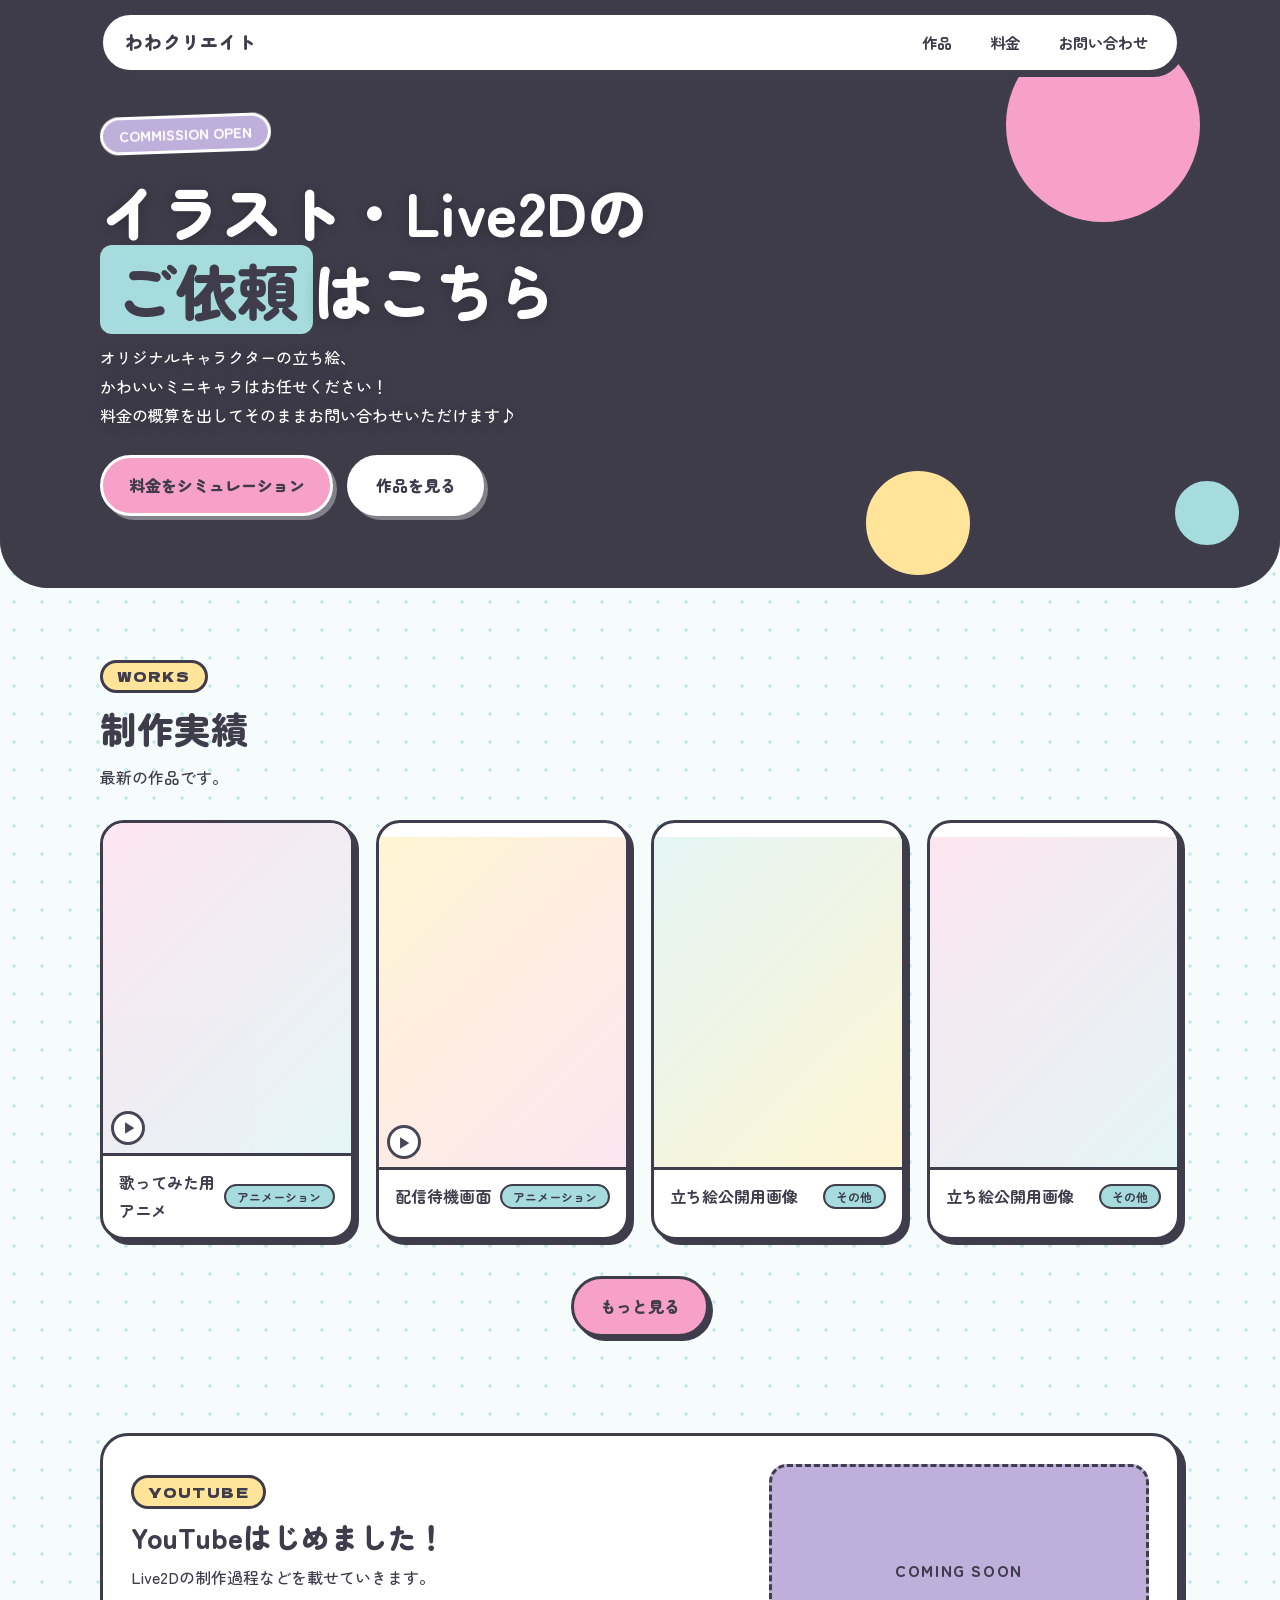
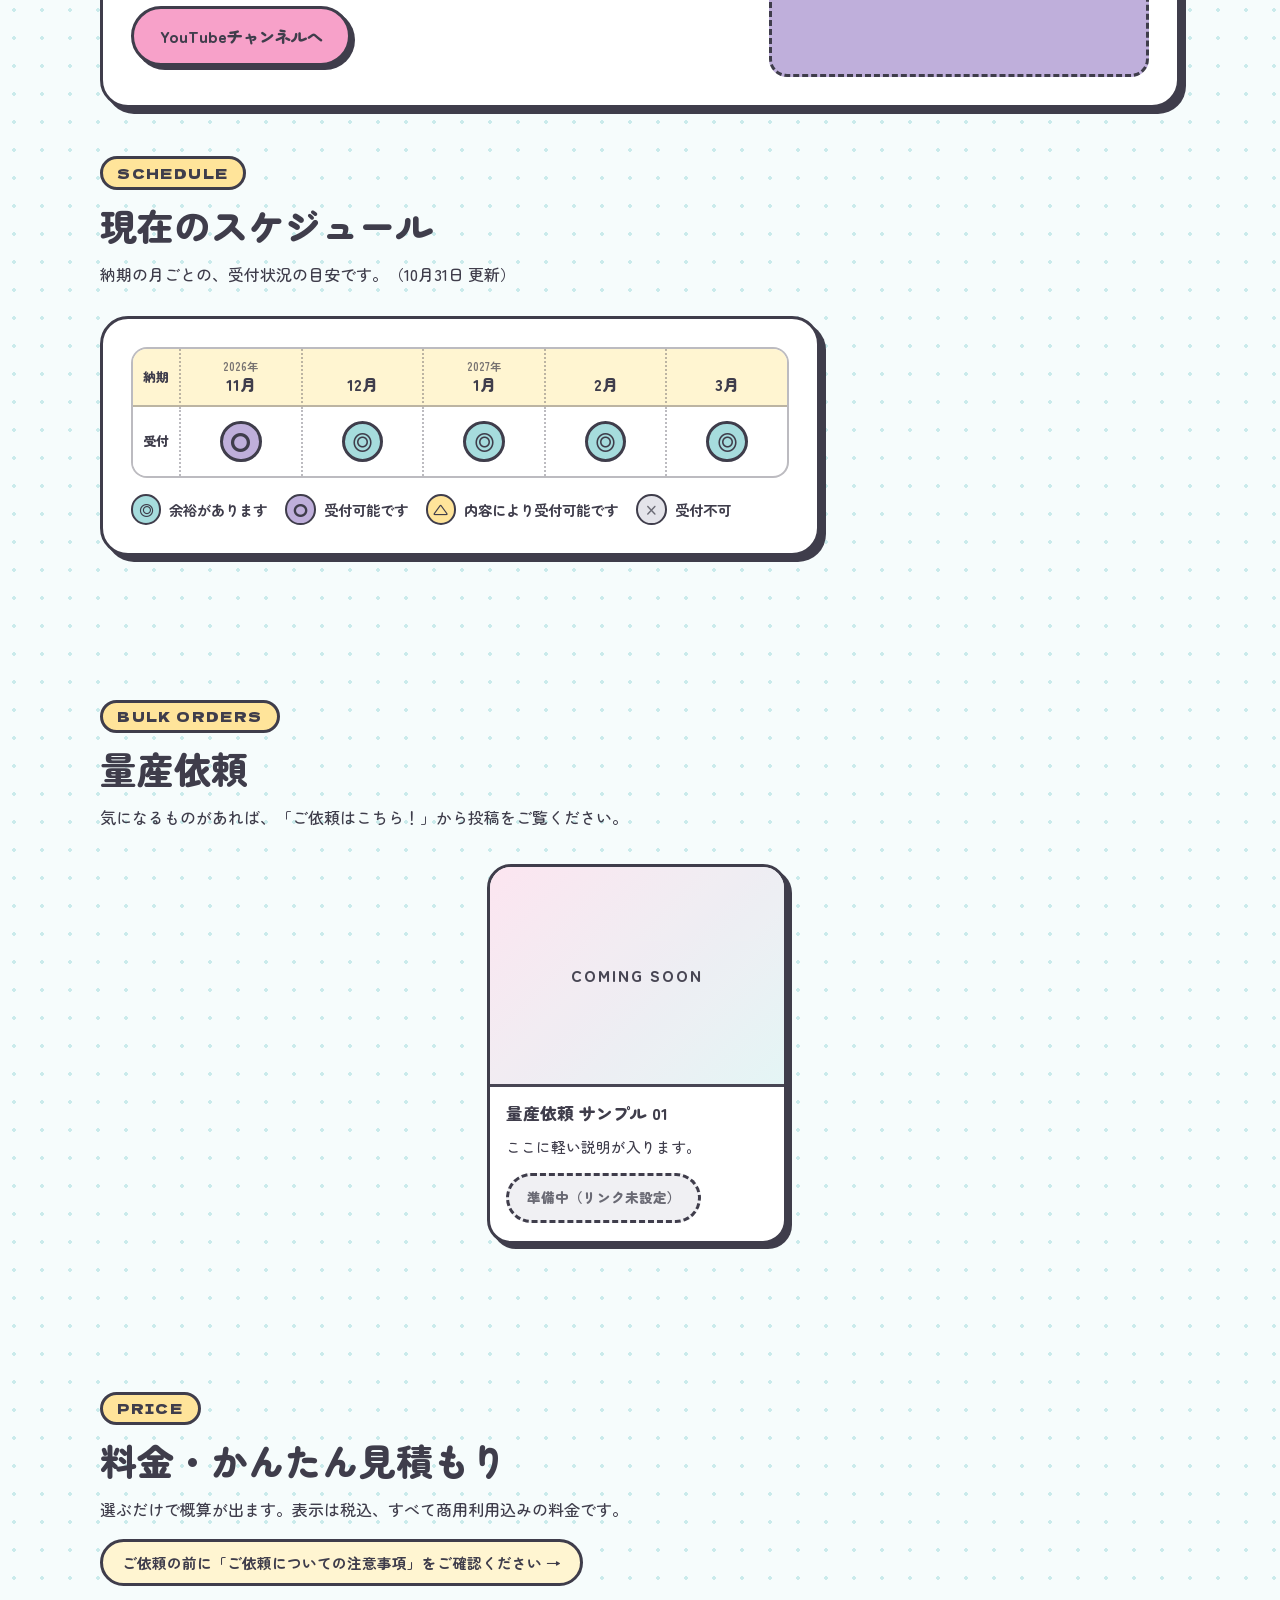
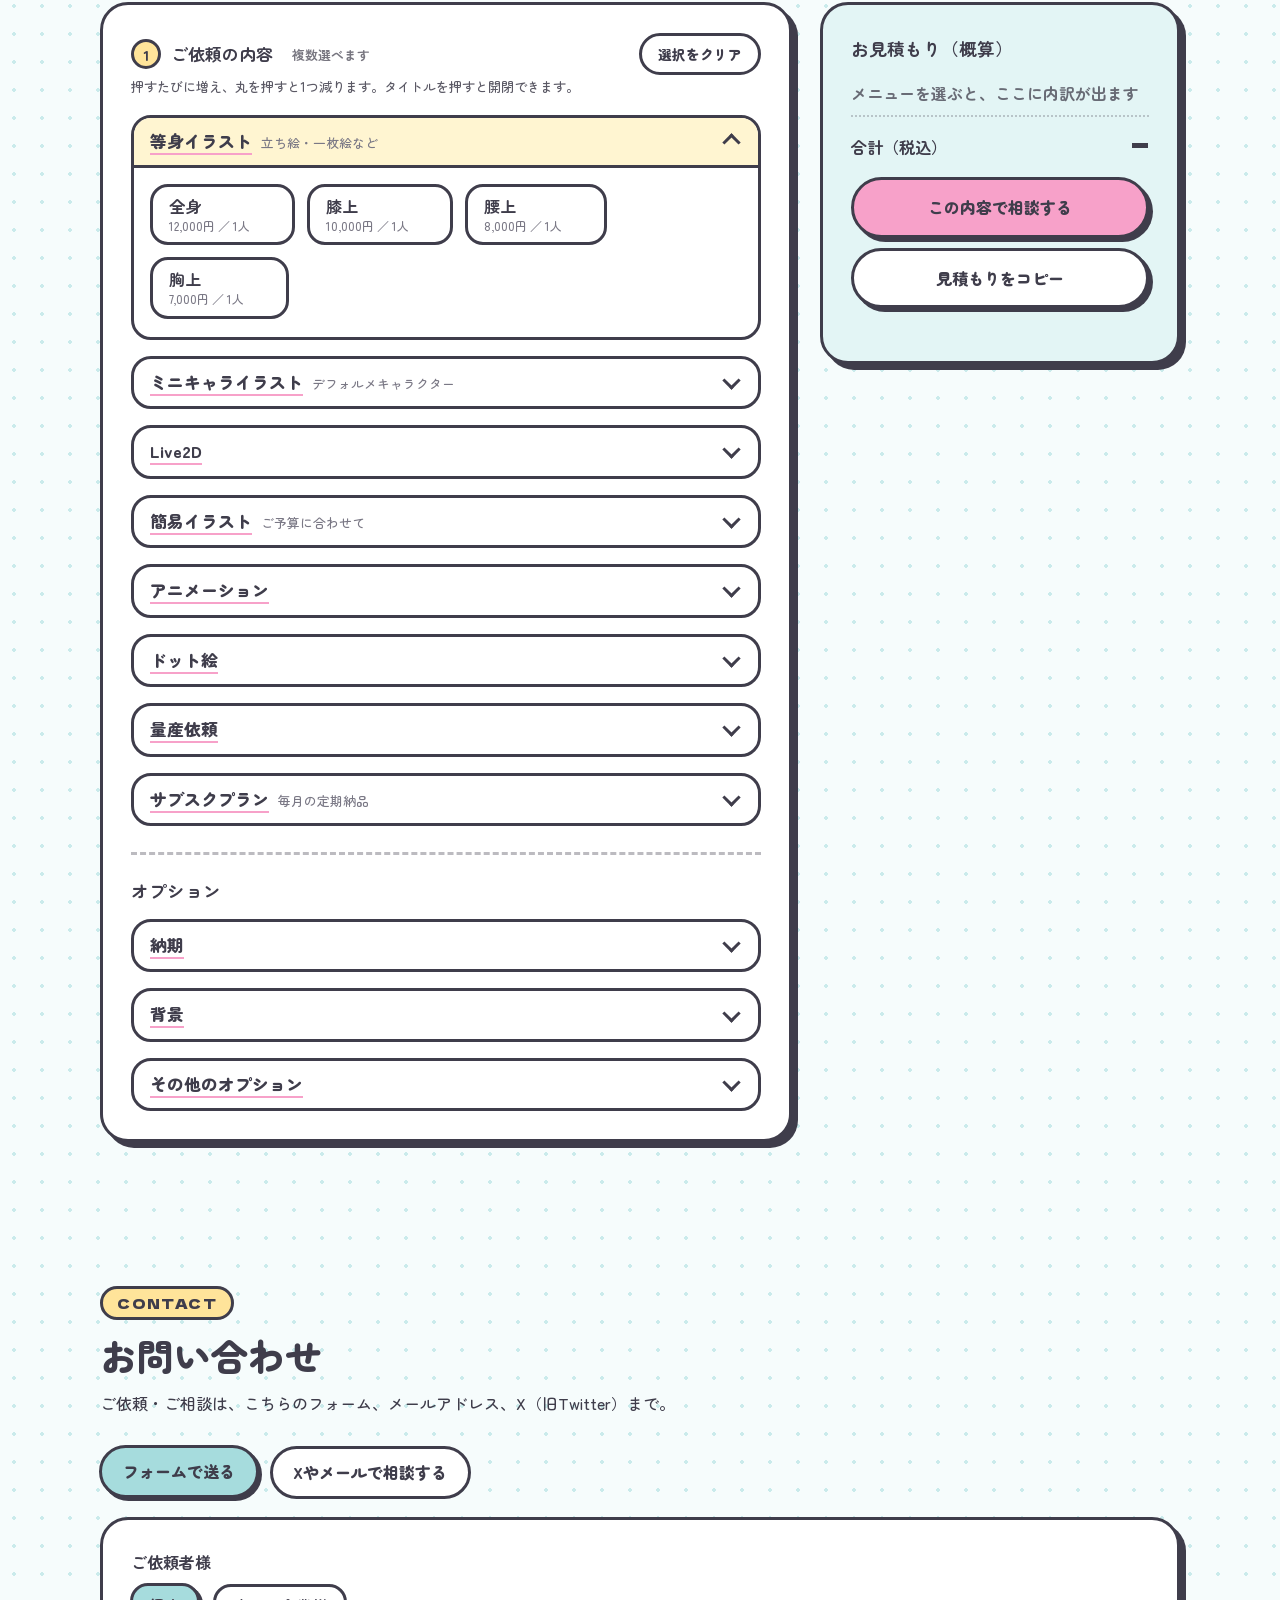
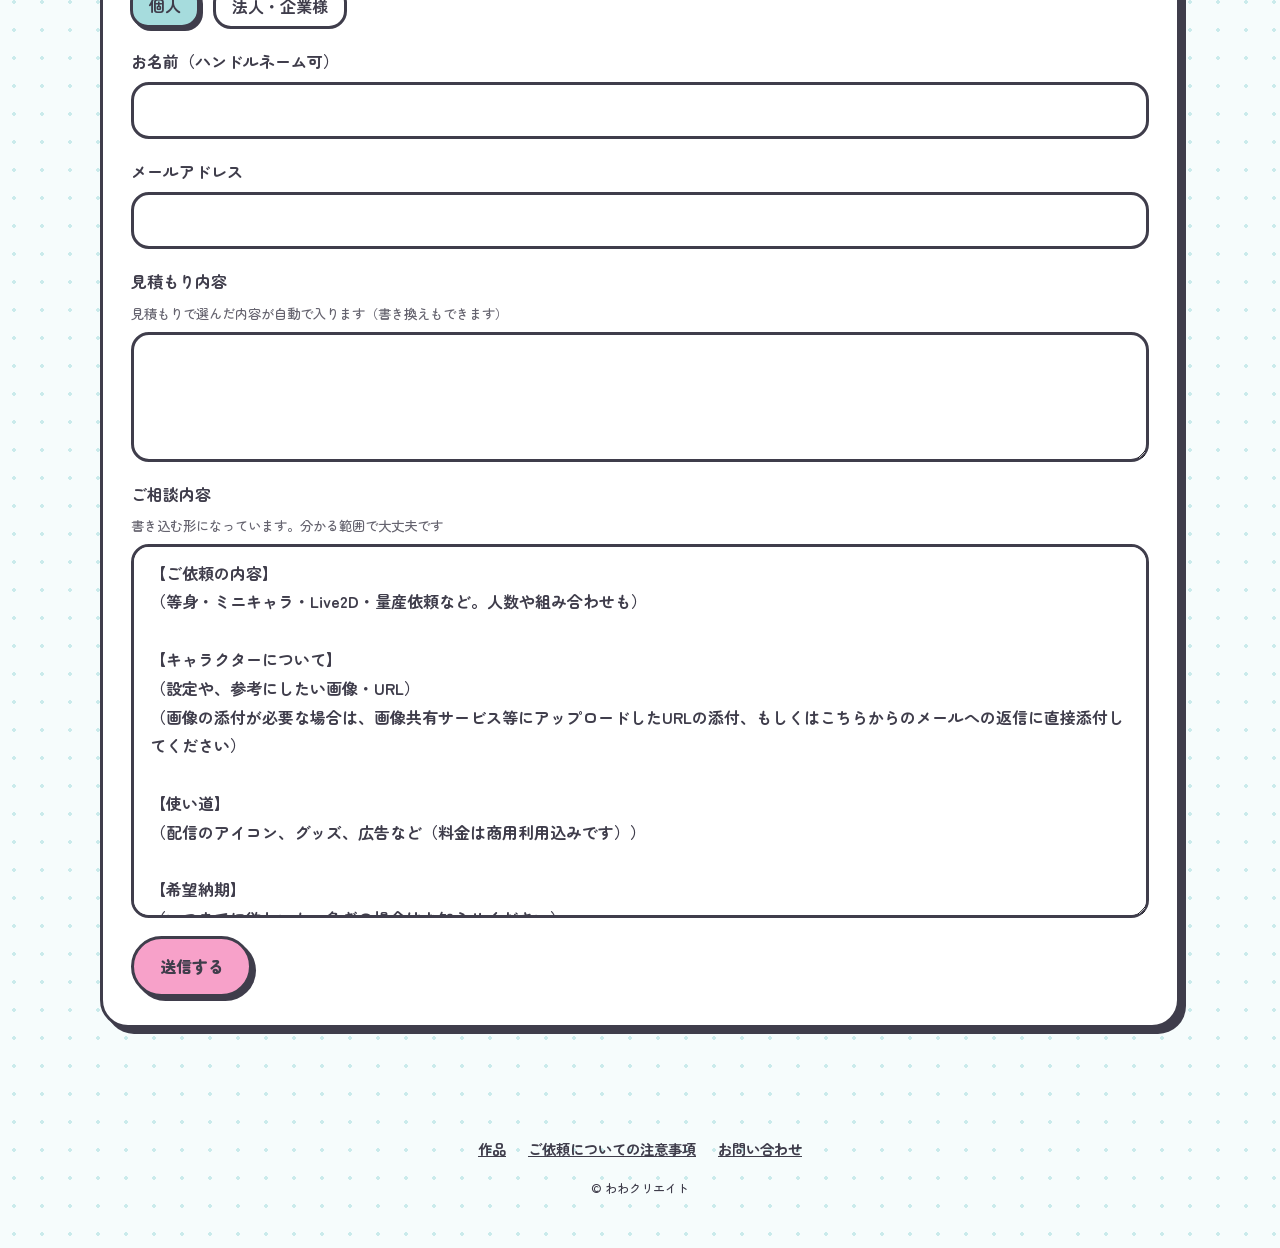
<file: index.html>
<!DOCTYPE html>
<html lang="ja">
<head>
<meta charset="UTF-8">
<meta name="viewport" content="width=device-width, initial-scale=1">
<title>SITE NAME | イラスト・Live2Dのご依頼</title>
<meta name="description" content="イラスト・Live2Dのご依頼ページ。実績の紹介、料金の概算見積もり、お問い合わせができます。">
<link rel="preconnect" href="https://fonts.googleapis.com">
<link rel="preconnect" href="https://fonts.gstatic.com" crossorigin>
<link href="https://fonts.googleapis.com/css2?family=Dela+Gothic+One&family=Zen+Maru+Gothic:wght@500;700;900&display=swap" rel="stylesheet">
<link rel="stylesheet" href="style.css">

</head>
<body>

<header>
  <nav>
    <a class="logo" href="#top" data-sitename>SITE NAME</a>
    <ul>
      <li><a href="works.html">作品</a></li>
      <li><a href="#price">料金</a></li>
      <li><a href="#contact">お問い合わせ</a></li>
    </ul>
  </nav>
</header>

<main id="top">
  <div class="hero" id="hero">
    <div class="hero-media" id="heroMedia" aria-hidden="true"></div>
    <div class="hero-dim"></div>
    <span class="blob b1"></span><span class="blob b2"></span><span class="blob b3"></span>
    <div class="wrap">
      <span class="badge">COMMISSION OPEN</span>
      <h1>イラスト・Live2Dの<br><mark>ご依頼</mark>はこちら</h1>
      <p>オリジナルキャラクターの立ち絵、<br>かわいいミニキャラはお任せください！<br>料金の概算を出してそのままお問い合わせいただけます♪</p>
      <div class="hero-camp" id="heroCamp" hidden><a class="camp-pill" href="#price" id="heroCampLink"></a></div>
      <div class="cta">
        <a class="btn pink" href="#price">料金をシミュレーション</a>
        <a class="btn white" href="#works">作品を見る</a>
      </div>
    </div>
  </div>

  <!-- 実績（最新の4件。全部は works.html） -->
  <section id="works">
    <div class="wrap">
      <span class="eyebrow">WORKS</span>
      <h2>制作実績</h2>
      <p class="lead">最新の作品です。</p>
      <div class="grid" id="worksGrid" data-limit="4" data-limit-mobile="2"></div>
      <div class="more"><a class="btn pink" href="works.html">もっと見る</a></div>
    </div>
  </section>

  <!-- YouTube -->
  <section id="youtube" class="yt-sec">
    <div class="wrap"><div class="card yt" data-youtube></div></div>
  </section>

  <!-- 現在のスケジュール -->
  <section id="schedule" class="sch-sec">
    <div class="wrap">
      <span class="eyebrow">SCHEDULE</span>
      <h2>現在のスケジュール</h2>
      <p class="lead">納期の月ごとの、受付状況の目安です。<span id="schedUpdated"></span></p>
      <div class="card sch-wrap" id="schedList"></div>
    </div>
  </section>

  <!-- 量産依頼（左右にスライド） -->
  <section id="bulk">
    <div class="wrap">
      <span class="eyebrow">BULK ORDERS</span>
      <h2>量産依頼</h2>
      <p class="lead">気になるものがあれば、「ご依頼はこちら！」から投稿をご覧ください。<span id="bulkHint">左右にスライドできます。</span></p>
      <div class="car-nav" id="bulkNav">
        <button type="button" class="car-btn" id="bulkPrev" aria-label="前へ"><svg viewBox="0 0 24 24" width="22" height="22" fill="none" stroke="currentColor" stroke-width="3" stroke-linecap="round" stroke-linejoin="round" aria-hidden="true"><polyline points="15 5 8 12 15 19"/></svg></button>
        <button type="button" class="car-btn" id="bulkNext" aria-label="次へ"><svg viewBox="0 0 24 24" width="22" height="22" fill="none" stroke="currentColor" stroke-width="3" stroke-linecap="round" stroke-linejoin="round" aria-hidden="true"><polyline points="9 5 16 12 9 19"/></svg></button>
      </div>
      <div class="car-track" id="bulkTrack" tabindex="0" aria-label="量産依頼の一覧（左右にスライドできます）"></div>
    </div>
  </section>

  <!-- 料金・見積もり -->
  <section id="price">
    <div class="wrap">
      <span class="eyebrow">PRICE</span>
      <h2>料金・かんたん見積もり</h2>
      <p class="lead">選ぶだけで概算が出ます。表示は税込、すべて商用利用込みの料金です。</p>
      <div class="camp-banner" id="campBanner" hidden>
        <span class="camp-ribbon">キャンペーン中</span>
        <div class="camp-body">
          <p class="camp-title" id="campTitle"></p>
          <p class="camp-text" id="campText"></p>
        </div>
      </div>
      <button type="button" class="notice-link" data-open="notesDialog" aria-haspopup="dialog">ご依頼の前に「ご依頼についての注意事項」をご確認ください →</button>

      <div class="est" id="estimator">
        <div class="card">
          <div class="group">
            <div class="grp-head">
              <h3><span class="num">1</span>ご依頼の内容<small class="h-sub">複数選べます</small></h3>
              <button type="button" class="clear-btn" id="clearBtn">選択をクリア</button>
            </div>
            <p class="note" style="margin:0 0 4px">押すたびに増え、丸を押すと1つ減ります。タイトルを押すと開閉できます。</p>
            <div id="figBlocks"></div>
            <details class="fold" data-fold="l2d" id="l2dBlock">
              <summary><span class="fold-t">Live2D<small>先着特典あり</small></span><i class="fc" hidden></i></summary>
              <div class="fold-body">
                <p class="soon" id="l2dSoon">準備中です</p>
                <div class="chips" id="l2dChips"></div>
                <div class="disc" id="discBox" hidden>
                  <label><input type="checkbox" name="disc" checked><span id="discLabel"></span></label>
                </div>
              </div>
            </details>
            <div id="menuBlocks"></div>
            <details class="fold" data-fold="sub" id="subBlock">
              <summary><span class="fold-t">サブスクプラン<small>毎月の定期納品</small></span><i class="fc" hidden></i></summary>
              <div class="fold-body">
                <p class="sub-desc">月に1枚、1枚絵などを定期納品するプランです。「こういう内容を毎月お願いしたいな」というものがあれば、等身腰上・複雑な背景などのオプションと合わせて選択し、サブスクご希望の場合はチェックを入れてください。</p>
                <ul class="perk">
                  <li>毎月の金額から10%オフ</li>
                  <li>小物は1個分の料金で付け放題</li>
                  <li>毎月、表情差分を1個サービス（オプションで選ぶと、1個分が無料になります）</li>
                </ul>
                <div class="disc">
                  <label><input type="checkbox" name="sub" id="subCheck"><span>サブスクプランを希望する</span></label>
                </div>
                <p class="note" style="margin:10px 0 0">※キャンペーンも併用可能です（初回一か月分のみ）<br>※原則、最低三か月以上のご利用をお願いしております<br>※1枚絵に限らず、どんな内容でも一度ご相談ください</p>
              </div>
            </details>
          </div>

          <div id="illustOptions">
            <div class="opt-head"><h3>オプション</h3></div>
            <details class="fold" data-fold="rush">
              <summary><span class="fold-t">納期</span><i class="fc" hidden></i></summary>
              <div class="fold-body">
                <p class="note" style="margin:0 0 8px">短納期はイラストのみ。スケジュールにより対応できない場合があります。</p>
                <div class="chips" id="rushChips"></div>
              </div>
            </details>
            <details class="fold" data-fold="bg">
              <summary><span class="fold-t">背景</span><i class="fc" hidden></i></summary>
              <div class="fold-body"><div class="chips" id="bgChips"></div></div>
            </details>
            <details class="fold" data-fold="extras">
              <summary><span class="fold-t">その他のオプション</span><i class="fc" hidden></i></summary>
              <div class="fold-body"><div class="chips" id="extraChips"></div></div>
            </details>
          </div>
          <div class="disc" id="campBox" hidden>
            <label><input type="checkbox" name="camp" id="campCheck" checked><span id="campLabel"></span></label>
            <small class="camp-note" id="campNote"></small>
          </div>
        </div>

        <aside class="card summary" aria-live="polite">
          <h3>お見積もり（概算）</h3>
          <ul class="lines" id="lines"></ul>
          <div class="total"><span id="totalLabel">合計（税込）</span><b id="total">—</b></div>
          <div class="total first" id="firstRow" hidden><span>初月（キャンペーン適用）</span><b id="firstTotal">—</b></div>
          <p class="note" id="note"></p>
          <a class="btn pink" href="#contact">この内容で相談する</a>
          <button type="button" class="btn white" id="copyBtn">見積もりをコピー</button>
          <span class="copy-msg" id="copyMsg" role="status"></span>
        </aside>
      </div>
    </div>
  </section>

  <!-- お問い合わせ -->
  <section id="contact">
    <div class="wrap">
      <span class="eyebrow">CONTACT</span>
      <h2>お問い合わせ</h2>
      <p class="lead">ご依頼・ご相談は、こちらのフォーム、メールアドレス、X（旧Twitter）まで。</p>
      <div class="card skeb" id="skebCard" hidden></div>
      <div class="tabs" role="tablist" aria-label="ご連絡の方法">
        <button type="button" role="tab" class="tab" id="tabForm" aria-selected="true" aria-controls="panelForm">フォームで送る</button>
        <button type="button" role="tab" class="tab" id="tabDm" aria-selected="false" aria-controls="panelDm" tabindex="-1">Xやメールで相談する</button>
      </div>
      <div id="panelForm" role="tabpanel" aria-labelledby="tabForm">
      <div class="card">
        <form id="contactForm" novalidate>
          <fieldset class="f-set">
            <legend>ご依頼者様</legend>
            <div class="chips">
              <label class="chip"><input type="radio" name="clientType" value="個人" checked><span>個人</span></label>
              <label class="chip"><input type="radio" name="clientType" value="法人・企業"><span>法人・企業様</span></label>
            </div>
          </fieldset>
          <label class="f">お名前（ハンドルネーム可）
            <input type="text" name="name" required autocomplete="name">
          </label>
          <label class="f">メールアドレス
            <input type="email" name="email" required autocomplete="email">
          </label>
          <label class="f">見積もり内容 <small>見積もりで選んだ内容が自動で入ります（書き換えもできます）</small>
            <textarea name="estimate" id="estimateField"></textarea>
          </label>
          <label class="f">ご相談内容 <small>書き込む形になっています。分かる範囲で大丈夫です</small>
            <textarea name="message" id="messageField" required rows="12"></textarea>
          </label>
          <input type="text" name="_gotcha" tabindex="-1" autocomplete="off" style="display:none" aria-hidden="true">
          <div class="status" id="formStatus" role="status"></div>
          <button class="btn pink" type="submit" style="justify-self:start">送信する</button>
        </form>
      </div>
      </div>
      <div id="panelDm" role="tabpanel" aria-labelledby="tabDm" hidden>
        <div class="card profile" id="profileCard" aria-label="連絡先"></div>
      </div>
    </div>
  </section>
</main>

<footer>
  <div class="wrap">
    <p class="flinks"><a href="works.html">作品</a><button type="button" class="linkbtn" data-open="notesDialog" aria-haspopup="dialog">ご依頼についての注意事項</button><a href="#contact">お問い合わせ</a></p>
    <small>&copy; <span data-sitename>SITE NAME</span></small>
  </div>
</footer>

<div class="mbar" id="mbar" aria-hidden="true">
  <span><span id="mLabel">合計（税込）</span><b id="mTotal">—</b></span>
  <a class="btn pink" href="#contact">相談する</a>
</div>

<dialog id="notesDialog" class="notes-dialog" aria-labelledby="notesTitle">
  <div class="nd-head">
    <h2 id="notesTitle">ご依頼についての注意事項</h2>
    <button type="button" class="btn white nd-close" data-close>閉じる</button>
  </div>
  <div class="nd-body">
    
    <div class="card note-card" style="margin-top:0">
        <h2>ご依頼の流れ</h2>
        <ol>
          <li>【お問い合わせ】フォーム、メール、X（旧Twitter）のいずれかでご連絡ください。</li>
          <li>【確認】ご希望の内容を確認して、正式なお見積もり、納期をご案内します。</li>
          <li>【お支払い】原則先払い、銀行振込です。その他の方法や分割等も内容により対応可能。お気軽にご相談ください。</li>
          <li>【制作開始】入金確認後制作を開始いたします。</li>
          <li>【ラフ】ラフをご確認いただき、修正があればお伝えください。</li>
          <li>【清書】清書をご確認いただき、修正があれば修正し、納品。</li>
        </ol>
      </div>

      <div class="card note-card">
        <h2>料金について</h2>
        <ul>
          <li>表示している金額は、すべて税込です。</li>
          <li>すべて商用利用込みの料金です。</li>
          <li>かんたん見積もりは概算です。正式なお見積もりは内容確認後改めてご案内します。</li>
          <li>「〜」が付いている項目は最低金額です。内容によって変わります。</li>
        </ul>
      </div>

      <div class="card note-card">
        <h2>納期について</h2>
        <ul>
          <li>通常の納期：内容によりますが、ご依頼から納品まで通常1か月程頂いております。</li>
          <li>現在の受付状況は、トップページの「<a href="index.html#schedule">現在のスケジュール</a>」をご覧ください。</li>
          <li>短納期オプションはスケジュールによってはお受けできない場合があります。お急ぎの場合はあらかじめお伝えください。</li>
        </ul>
      </div>

      <div class="card note-card">
        <h2>修正について</h2>
        <ul>
          <li>無料の修正は、ラフの段階で2回までです。</li>
          <li>3回目以降は、500円〜の追加料金をいただきます。内容によって金額は異なります。</li>
          <li>完成後の修正は、軽微なもので1回のみ無料です。大幅な変更や2回目以降の修正は、同じく500円〜の追加料金をいただきます。</li>
        </ul>
      </div>

      <div class="card note-card">
        <h2>利用範囲・著作権について</h2>
        <ul>
          <li>商用利用に含まれる範囲：収益化している活動での使用、将来的な収益化を目指す活動での使用、グッズの販売を含みます。</li>
          <li>法人でのご利用：個人の方と同じ料金・範囲です。商用利用の範囲以外での使用用途をご希望の場合は事前にご相談ください（別料金となる場合があります）</li>
          <li>著作権の扱い：著作権は譲渡しません。著作権の譲渡をご希望の場合は、別途ご相談ください（別料金となります）</li>
          <li>禁止事項：イラストの二次配布、自作発言、AIへの学習・読み込みはお断りしています。</li>
          <li>実績掲載：完成したイラストは制作実績としてこのサイトやSNSに掲載することがあります。掲載を控えたい場合は追加オプションとなります（5,000円）</li>
        </ul>
      </div>

      <div class="card note-card">
        <h2>キャンセル・返金について</h2>
        <ul>
          <li>制作が始まってからのキャンセルは、<strong class="em-u">原則お受けしていません。</strong></li>
          <li>もしご希望される場合は、ラフ提出前→全額返金、ラフ提出後以降→返金不可・進行度合いによってはキャンセル料をいただくことがあります。</li>
        </ul>
      </div>

      <div class="card note-card">
        <h2>お預かりする情報について</h2>
        <ul>
          <li>お問い合わせでお預かりする個人情報・ご相談内容は、ご連絡と制作以外の用途で一切使用致しません。</li>
          <li>お問い合わせフォームの内容は、外部のフォーム受付サービスを通して受け取っています。</li>
        </ul>
      </div>

      <div class="card note-card">
        <h2>お受けできないご依頼</h2>
        <ul>
          <li>政治、宗教に関するご依頼</li>
          <li>公式のガイドラインで、有償でのご依頼が認められていない二次創作</li>
          <li>他者を攻撃する内容のご依頼</li>
          <li>判断に迷うご依頼は、事前にご相談ください。</li>
        </ul>
      </div>

      <div class="card note-card">
        <h2>Live2Dについて</h2>
        <ul>
          <li>準備中です。YoutubeやXに進捗をアップしていきますのでよければご確認ください！</li>
        </ul>
      </div>
    <div class="more"><button type="button" class="btn pink" data-close>閉じて戻る</button></div>
  </div>
</dialog>

<dialog id="lightbox" class="lb" aria-label="拡大表示">
  <div class="lb-media" id="lbMedia"></div>
  <div class="lb-info">
    <p class="lb-title" id="lbTitle"></p>
    <span class="tag" id="lbTag"></span>
    <p class="lb-desc" id="lbDesc"></p>
    <div class="lb-actions" id="lbActions"></div>
  </div>
  <button class="btn" type="button" id="lightboxClose">閉じる</button>
</dialog>

<noscript><p style="text-align:center;padding:24px">見積もりとフォームを使うには、JavaScriptを有効にしてください。</p></noscript>

<script src="config.js"></script>
<script src="common.js"></script>
<script>
/* サイト名・連絡先・トップ画像・作品は config.js、料金はこの下の PRICES を編集します */

// ==LOGIC-START==
// 料金はすべて「税込」で書きます。書いた数字がそのまま表示されます。
const PRICES = {
  categories: {
    tokushin: { label: "等身イラスト", note: "立ち絵・一枚絵など", sizes: [
      { id: "full",  label: "全身", price: 12000 },
      { id: "knee",  label: "膝上", price: 10000 },
      { id: "waist", label: "腰上", price: 8000 },
      { id: "bust",  label: "胸上", price: 7000 }
    ]},
    mini: { label: "ミニキャライラスト", note: "デフォルメキャラクター", sizes: [
      { id: "full",  label: "全身", price: 7000 },
      { id: "knee",  label: "膝上", price: 6000 },
      { id: "waist", label: "腰上", price: 5000 },
      { id: "bust",  label: "胸上", price: 4000 }
    ]}
  },
  // Live2D（仮置き）。使わない間は enabled を false にすると隠れます
  live2d: {
    enabled: false,   // ← Live2Dを始めるときは true にします（準備中の表示が消えて、メニューが出ます）
    discountRate: 0.5,
    discountLabel: "先着3名様 50%OFF を適用する",
    items: [
      { id: "illust",   label: "Live2D用イラスト",           price: 15000, desc: "Live2Dで動かす前提の、大きめサイズの立ち絵" },
      { id: "parts",    label: "パーツ分け",                 price: 10000, from: true, desc: "お手持ちの立ち絵をパーツ分けします" },
      { id: "simple",   label: "Live2D シンプルプラン",       price: 20000, desc: "基本の動きを中心にしたモデリング" },
      { id: "standard", label: "Live2D スタンダードプラン",   price: 40000, desc: "表情や揺れものにも対応した標準モデリング" }
    ]
  },
  rush: [
    { id: "none", label: "通常納期",   price: 0 },
    { id: "w2",   label: "2週間以内",  price: 1000 },
    { id: "w1",   label: "1週間以内",  price: 3000 },
    { id: "d3",   label: "3日以内",    price: 5000 }
  ],
  background: [
    { id: "simple",  label: "簡易背景",       price: 0,    desc: "" },
    { id: "basic",   label: "シンプルな背景", price: 1000, desc: "パターン・モチーフ・空など" },
    { id: "complex", label: "複雑な背景",     price: 2000, from: true, desc: "建物など" }
  ],
  // アニメーション・ドット絵など。soon:true は「準備中」の表示だけ。link を入れると、下にリンクが出ます
  menus: {
    simple: { label: "簡易イラスト", note: "ご予算に合わせて", items: [
      { id: "simple", label: "簡易イラスト", price: 500, from: true, desc: "要相談" }
    ], foot: "ご予算内で可能な範囲の描写をいたします！最低ライン…ラフな線＋単色塗り" },
    animation: { label: "アニメーション", note: "", items: [
      { id: "motion", label: "モーションアニメ", soon: true, desc: "今後Live2Dで制作予定（準備中）" },
      { id: "hand",   label: "手書きアニメ",     price: 30000, from: true }
    ], foot: "※秒数や内容によってかなり変化します。まずはお問い合わせを！" },
    dot: { label: "ドット絵", note: "", items: [
      { id: "dot",   label: "ドット絵",                        price: 2000, from: true },
      { id: "mc64",  label: "マイクラ用スキン 64×64",          price: 4000 },
      { id: "mc128", label: "マイクラ用スキン 128×128",        price: 6000 }
    ], foot: "通常ドット絵のサンプルは準備中…サイズによってかなり異なるため、詳細はお問い合わせください。",
       link: { text: "マイクラ用スキンのサンプルはこちら", href: "works.html#tag=その他" } },
    bulk: { label: "量産依頼", note: "", items: [
      { id: "xmas", label: "クリスマス量産", price: 5000, from: true }
    ] }
  },
  // サブスクプラン：毎月の金額からの割引率（表の文章は index.html の中にあります）
  sub: { rate: 0.1 },
  extras: [
    { id: "costume", label: "複雑な衣装・装飾", price: 1000, from: true, type: "check" },
    { id: "logo",    label: "ネームロゴ制作",   price: 1500, type: "check" },
    { id: "promo",   label: "立ち絵公開画像",   price: 2500, type: "check" },
    { id: "props",   label: "小物追加",         price: 500,  from: true, type: "count", unit: "点" },
    { id: "threeview", label: "三面図",         price: 20000, type: "check" },
    { id: "chara",   label: "キャラデザ",       price: 4000, type: "check" },
    { id: "outfit",  label: "衣装デザイン",     price: 2000, type: "check" },
    { id: "expr",    label: "表情差分",         price: 500,  type: "check" },
    { id: "pose",    label: "ポーズ差分",       price: 2000, type: "check" },
    { id: "nopost",  label: "実績掲載なし",     price: 5000, type: "check", max: 1, desc: "制作実績への掲載を控えます" }
  ]
};

const yen = n => n.toLocaleString("ja-JP") + "円";

function calculate(s) {
  const lines = [];
  let hasFrom = false;
  const add = (label, price, from) => { lines.push({ label, price, from: !!from }); if (from) hasFrom = true; };

  // イラスト：等身・ミニキャラの、範囲ごとの人数
  let illustCount = 0;
  Object.entries(PRICES.categories).forEach(([cid, cat]) => cat.sizes.forEach(z => {
    const n = (s.figs || {})[cid + ":" + z.id] || 0;
    if (n > 0) { illustCount += n; add(cat.label + "（" + z.label + "）" + (n > 1 ? " ×" + n : ""), z.price * n); }
  }));
  // 納期・背景・オプションは、イラストがあるときだけ（全体に1回）
  if (illustCount > 0) {
    const rush = PRICES.rush.find(r => r.id === s.rush);
    if (rush && rush.price) add("短納期：" + rush.label, rush.price);
    const bg = PRICES.background.find(b => b.id === s.bg);
    if (bg && bg.price) add("背景：" + bg.label, bg.price, bg.from);
    PRICES.extras.forEach(e => {
      const n = s.extras[e.id] || 0;
      if (n > 0) add(e.label + (n > 1 ? " ×" + n : ""), e.price * n, e.from);
    });
  }
  // メニュー（アニメーション・ドット絵など）
  Object.values(PRICES.menus).forEach(m => m.items.forEach(i => {
    const n = (s.items || {})[i.id] || 0;
    if (!i.soon && n > 0) add(i.label + (n > 1 ? " ×" + n : ""), i.price * n, i.from);
  }));
  // Live2D
  let l2dSubtotal = 0;
  PRICES.live2d.items.filter(i => (s.live2d || []).includes(i.id)).forEach(i => { add(i.label, i.price, i.from); l2dSubtotal += i.price; });

  // サブスクの特典（小物は1個分の料金・表情差分1個サービス）
  const isSub = !!(s.sub && lines.length);
  const perks = [];
  if (isSub && illustCount > 0) {
    const props = PRICES.extras.find(e => e.id === "props"), np = s.extras.props || 0;
    if (props && np > 1) perks.push({ label: "サブスク特典：小物は1個分の料金", amount: (np - 1) * props.price });
    const expr = PRICES.extras.find(e => e.id === "expr");
    if (expr && (s.extras.expr || 0) > 0) perks.push({ label: "サブスク特典：表情差分1個サービス", amount: expr.price });
  }

  const subtotal = lines.reduce((a, l) => a + l.price, 0);
  const perkTotal = perks.reduce((a, p) => a + p.amount, 0);
  // 先着特典は、Live2Dの分だけにかかる
  let discount = 0;
  if (s.discount && PRICES.live2d.discountRate && l2dSubtotal > 0) {
    discount = Math.round(l2dSubtotal * PRICES.live2d.discountRate);
  }
  const afterPerks = subtotal - perkTotal - discount;
  const subPct = isSub ? Math.round(PRICES.sub.rate * 100) : 0;
  const subDiscount = isSub ? Math.round(afterPerks * PRICES.sub.rate) : 0;
  const monthly = afterPerks - subDiscount;            // 毎月の金額（サブスクでないときは、そのまま合計の元になる金額）
  // キャンペーン割引：campaignRate（例 0.15）があるときだけ。サブスクのときは、初月だけにかかる
  let campaign = 0;
  if (s.campaignRate > 0 && monthly > 0) {
    campaign = Math.round(monthly * s.campaignRate);
  }
  return {
    lines, illustCount, subtotal, perks, discount, isSub, subPct, subDiscount, monthly, campaign,
    firstMonth: monthly - campaign,
    total: isSub ? monthly : monthly - campaign, hasFrom,
    campaignLabel: s.campaignLabel || "キャンペーン割引", campaignPct: Math.round((s.campaignRate || 0) * 100)
  };
}

function estimateText(r) {
  if (!r.lines.length) return "";
  const star = r.hasFrom ? "〜" : "";
  const rows = r.isSub ? ["【サブスクプラン希望】"] : [];
  r.lines.forEach(l => rows.push("・" + l.label + "：" + yen(l.price) + (l.from ? "〜" : "")));
  r.perks.forEach(p => rows.push("・" + p.label + "：-" + yen(p.amount)));
  if (r.discount) rows.push("・先着特典：-" + yen(r.discount));
  if (r.isSub) {
    rows.push("・サブスク割引（" + r.subPct + "%OFF）：-" + yen(r.subDiscount));
    rows.push("毎月の金額（税込）：" + yen(r.monthly) + star);
    if (r.campaign) {
      rows.push("・" + r.campaignLabel + "（" + r.campaignPct + "%OFF・初月のみ）：-" + yen(r.campaign));
      rows.push("初月の金額（税込）：" + yen(r.firstMonth) + star);
    }
    rows.push("※原則、最低3か月以上のご利用です");
  } else {
    if (r.campaign) rows.push("・" + r.campaignLabel + "（" + r.campaignPct + "%OFF）：-" + yen(r.campaign));
    rows.push("合計（税込）：" + yen(r.total) + star);
  }
  return rows.join("\n");
}
// ==LOGIC-END==

/* ---------- 画面の組み立て ---------- */
function renderHero() {
  const h = CONFIG.hero, hero = $("#hero"), media = $("#heroMedia");
  hero.style.setProperty("--dim", h.dim);
  if (!h.src) return;
  hero.classList.add("has-media");
  hero.style.setProperty("--pos", h.position || "center");
  if (h.positionMobile) hero.style.setProperty("--pos-m", h.positionMobile);
  let el;
  if (h.type === "video") {
    el = document.createElement("video");
    el.muted = true; el.loop = true; el.playsInline = true;
    el.setAttribute("muted", ""); el.setAttribute("playsinline", "");
    if (h.poster) el.poster = h.poster;
    el.src = h.src;
    if (!window.matchMedia("(prefers-reduced-motion: reduce)").matches) {
      el.autoplay = true;
      const p = el.play(); if (p && p.catch) p.catch(() => {});
    }
  } else {
    el = document.createElement("img");
    el.src = h.src; el.alt = "";
  }
  if (h.blur > 0) { el.style.setProperty("--blur", h.blur + "px"); el.style.transform = "scale(1.05)"; }
  el.onerror = () => { hero.classList.remove("has-media"); el.remove(); };
  media.appendChild(el);
}
const state = { figs: {}, items: {}, rush: "none", bg: "simple", extras: {}, live2d: [], discount: true, campaign: true, sub: false };

/* ---------- キャンペーン（期限つき。過ぎたら自動で消える） ---------- */
const CAMP = (function () {
  if (typeof CAMPAIGN === "undefined" || !CAMPAIGN.enabled || !(CAMPAIGN.rate > 0)) return null;
  const m = /^(\d{4})-(\d{2})-(\d{2})$/.exec(CAMPAIGN.endDate || "");
  if (!m) return null;
  const end = new Date(m[1] + "-" + m[2] + "-" + m[3] + "T23:59:59+09:00");
  if (isNaN(end.getTime()) || Date.now() > end.getTime()) return null;
  const wd = "日月火水木金土"[new Date(Date.UTC(+m[1], +m[2] - 1, +m[3])).getUTCDay()];
  const yearPart = +m[1] !== new Date().getFullYear() ? m[1] + "年" : "";
  return {
    rate: CAMPAIGN.rate, pct: Math.round(CAMPAIGN.rate * 100), name: CAMPAIGN.name || "キャンペーン",
    endText: yearPart + (+m[2]) + "月" + (+m[3]) + "日（" + wd + "）まで", stack: !!CAMPAIGN.withLive2dSenchaku
  };
})();
const campaignBlocked = () => !!CAMP && state.live2d.length > 0 && state.discount && !CAMP.stack;
const campaignOn = () => !!CAMP && state.campaign && !campaignBlocked();
function renderCampaign() {
  if (!CAMP) return;
  $("#heroCamp").hidden = false;
  $("#heroCampLink").innerHTML = '<span class="nb">' + esc(CAMP.name) + "　" + CAMP.pct + '%OFF</span><span class="nb">' + esc(CAMP.endText) + "</span>";
  $("#campBanner").hidden = false;
  $("#campTitle").innerHTML = '<span class="nb">' + esc(CAMP.name) + '</span><span class="nb">見積もりの合計から' + CAMP.pct + "%OFF</span>";
  $("#campText").textContent = CAMP.endText + "。見積もりを使ってお問い合わせいただいた方が対象です。見積もりの内容を添えてご連絡ください。";
  $("#campBox").hidden = false;
  $("#campLabel").textContent = CAMP.name + "（" + CAMP.pct + "%OFF）を適用する　" + CAMP.endText;
}

document.title = CONFIG.siteName + " | イラスト・Live2Dのご依頼";

function chip(type, name, value, label, sub, checked) {
  return '<label class="chip"><input type="' + type + '" name="' + name + '" value="' + value + '"' + (checked ? " checked" : "") +
    "><span>" + label + (sub ? "<small>" + sub + "</small>" : "") + "</span></label>";
}
const baseLabel = (p, from) => yen((p)) + (from ? "〜" : "");
const plusLabel = (p, from) => p === 0 ? "無料" : "+" + yen((p)) + (from ? "〜" : "");

// 押すたびに増えるボタン。右はしの丸が個数（丸を押すと1つ減る）
function cchip(attr, id, label, sub) {
  return '<div class="cwrap" ' + attr + '="' + id + '"><button type="button" class="cchip" aria-pressed="false"><span>' + label +
    (sub ? "<small>" + sub + "</small>" : "") + '</span></button><button type="button" class="cnt" hidden></button></div>';
}
function foldHead(title, sub) { return '<summary><span class="fold-t">' + title + (sub ? "<small>" + sub + "</small>" : "") + '</span><i class="fc" hidden></i></summary>'; }
function renderFigs() {
  $("#figBlocks").innerHTML = Object.entries(PRICES.categories).map(([cid, c], k) =>
    '<details class="fold" data-fold="fig-' + cid + '"' + (k === 0 ? " open" : "") + ">" + foldHead(c.label, c.note) +
    '<div class="fold-body"><div class="chips">' +
    c.sizes.map(z => cchip("data-fig", cid + ":" + z.id, z.label, baseLabel(z.price) + " ／ 1人")).join("") +
    "</div></div></details>").join("");
}
function renderMenus() {
  $("#menuBlocks").innerHTML = Object.entries(PRICES.menus).map(([mid, m]) =>
    '<details class="fold" data-fold="menu-' + mid + '">' + foldHead(m.label, m.note) + '<div class="fold-body"><div class="chips">' +
    m.items.map(i => i.soon
      ? '<div class="soon-chip"><button type="button" class="cchip" disabled aria-disabled="true"><span>' + i.label + (i.desc ? "<small>" + i.desc + "</small>" : "") + "</span></button></div>"
      : cchip("data-item", i.id, i.label, [baseLabel(i.price, i.from), i.desc].filter(Boolean).join(" ／ "))).join("") +
    "</div>" + (m.foot ? '<p class="note" style="margin:10px 0 0">' + m.foot + "</p>" : "") +
    (m.link ? '<p class="menu-link"><a href="' + m.link.href + '">' + m.link.text + " →</a></p>" : "") +
    "</div></details>").join("");
}
function cwrapStore(w) { return w.dataset.fig ? state.figs : w.dataset.item ? state.items : state.extras; }
function cwrapId(w) { return w.dataset.fig || w.dataset.item || w.dataset.extra; }
function syncCounts() {
  document.querySelectorAll(".cwrap").forEach(w => {
    const n = cwrapStore(w)[cwrapId(w)] || 0;
    const bd = w.querySelector(".cnt");
    bd.hidden = n === 0; bd.textContent = n;
    bd.setAttribute("aria-label", "現在" + n + "。押すと1つ減らします");
    const c = w.querySelector(".cchip"); c.classList.toggle("on", n > 0); c.setAttribute("aria-pressed", n > 0);
  });
}
// 閉じているカテゴリにも、選んだ数が分かるように丸を出す
function syncFolds() {
  const sum = o => Object.values(o).reduce((a, b) => a + b, 0);
  const c = { l2d: state.live2d.length, sub: state.sub ? 1 : 0, rush: state.rush !== "none" ? 1 : 0, bg: state.bg !== "simple" ? 1 : 0, extras: sum(state.extras) };
  Object.keys(PRICES.categories).forEach(cid => { c["fig-" + cid] = Object.entries(state.figs).filter(([k]) => k.indexOf(cid + ":") === 0).reduce((a, [, v]) => a + v, 0); });
  Object.entries(PRICES.menus).forEach(([mid, m]) => { c["menu-" + mid] = m.items.reduce((a, i) => a + (state.items[i.id] || 0), 0); });
  document.querySelectorAll("details[data-fold]").forEach(d => {
    const n = c[d.dataset.fold] || 0, f = d.querySelector(".fc");
    f.hidden = n === 0; f.textContent = ["sub", "rush", "bg"].indexOf(d.dataset.fold) >= 0 ? "✓" : n;
  });
}
function renderOptions() {
  $("#rushChips").innerHTML = PRICES.rush.map(r => chip("radio", "rush", r.id, r.label, r.price ? plusLabel(r.price) : "", state.rush === r.id)).join("");
  $("#bgChips").innerHTML = PRICES.background.map(b => chip("radio", "bg", b.id, b.label, [plusLabel(b.price, b.from), b.desc].filter(Boolean).join(" ／ "), state.bg === b.id)).join("");
  $("#extraChips").innerHTML = PRICES.extras
    .map(e => cchip("data-extra", e.id, e.label, [plusLabel(e.price, e.from), e.desc].filter(Boolean).join(" ／ "))).join("");
}
function renderLive2D() {
  const on = PRICES.live2d.enabled;
  $("#l2dBlock").querySelector(".fold-t small").hidden = !on;
  $("#l2dChips").hidden = !on;
  $("#l2dSoon").hidden = on;
  $("#l2dChips").innerHTML = PRICES.live2d.items.map(i => chip("checkbox", "l2d", i.id, i.label, [baseLabel(i.price, i.from), i.desc].filter(Boolean).join(" ／ "), false)).join("");
  $("#discLabel").textContent = PRICES.live2d.discountLabel;
}
let lastResult = null;
function update() {
  if (CAMP) {
    const cb = $("#campCheck");
    cb.checked = campaignOn(); cb.disabled = campaignBlocked();
    $("#campNote").textContent = campaignBlocked() ? "Live2Dの先着特典とは同時に使えません。先着特典のチェックを外すと選べます。" : "";
  }
  $("#discBox").hidden = state.live2d.length === 0;
  syncFolds();
  const r = calculate({ ...state, campaignRate: campaignOn() ? CAMP.rate : 0, campaignLabel: CAMP ? CAMP.name : "" });
  lastResult = r;
  const list = $("#lines");
  if (!r.lines.length) {
    list.innerHTML = '<li class="empty">メニューを選ぶと、ここに内訳が出ます</li>';
    $("#total").textContent = "—"; $("#mTotal").textContent = "—";
    $("#totalLabel").textContent = "合計（税込）"; $("#mLabel").textContent = "合計（税込）"; $("#firstRow").hidden = true;
    $("#note").textContent = "";
    $("#estimateField").value = "";
    return;
  }
  const row = (label, amount, cls) => '<li class="' + (cls || "") + '"><span>' + label + "</span><span>" + amount + "</span></li>";
  let html = r.lines.map(l => row(l.label, yen(l.price) + (l.from ? "〜" : ""))).join("");
  r.perks.forEach(p => { html += row(p.label, "-" + yen(p.amount), "minus"); });
  if (r.discount) html += row("先着特典", "-" + yen(r.discount), "minus");
  if (r.isSub) html += row("サブスク割引（" + r.subPct + "%OFF）", "-" + yen(r.subDiscount), "minus");
  if (r.campaign) html += row(esc(r.campaignLabel) + "（" + r.campaignPct + "%OFF" + (r.isSub ? "・初月のみ" : "") + "）", "-" + yen(r.campaign), "minus");
  list.innerHTML = html;
  const star = r.hasFrom ? "〜" : "";
  const total = yen(r.total) + star;
  $("#total").textContent = total; $("#mTotal").textContent = total;
  const label = r.isSub ? "毎月（税込）" : "合計（税込）";
  $("#totalLabel").textContent = label; $("#mLabel").textContent = label;
  $("#firstRow").hidden = !(r.isSub && r.campaign);
  $("#firstTotal").textContent = yen(r.firstMonth) + star;
  $("#note").textContent = (r.hasFrom ? "「〜」付きの項目は最低金額です。" : "") + "あくまで概算です。正式なお見積もりは、内容を確認してからご案内します。";
  $("#estimateField").value = estimateText(r);
}

$("#estimator").addEventListener("change", e => {
  const t = e.target;
  if (t.name === "rush") state.rush = t.value;
  else if (t.name === "bg") state.bg = t.value;
  else if (t.name === "l2d") state.live2d = [...document.querySelectorAll("input[name=l2d]:checked")].map(i => i.value);
  else if (t.name === "disc") state.discount = t.checked;
  else if (t.name === "camp") state.campaign = t.checked;
  else if (t.name === "sub") state.sub = t.checked;
  update();
});
$("#estimator").addEventListener("click", e => {
  if (e.target.closest("#clearBtn")) {
    state.figs = {}; state.items = {}; state.extras = {}; state.live2d = []; state.rush = "none"; state.bg = "simple"; state.sub = false;
    $("#subCheck").checked = false;
    renderOptions(); renderLive2D(); syncCounts(); update();
    return;
  }
  const w = e.target.closest(".cwrap");
  if (!w) return;
  const store = cwrapStore(w);
  const id = cwrapId(w);
  const dec = !!e.target.closest(".cnt");
  const ex = w.dataset.extra ? PRICES.extras.find(x => x.id === id) : null;
  store[id] = Math.max(0, Math.min((ex && ex.max) || 20, (store[id] || 0) + (dec ? -1 : 1)));
  syncCounts(); update();
});

/* ---------- 見積もりのコピー ---------- */
(function () {
  const msg = $("#copyMsg"); let timer;
  const say = m => { msg.textContent = m; clearTimeout(timer); timer = setTimeout(() => { msg.textContent = ""; }, 6000); };
  $("#copyBtn").addEventListener("click", async () => {
    if (!lastResult || !lastResult.lines.length) { say("メニューを選ぶと、コピーできます。"); return; }
    const text = "【お見積もり（概算・税込）】\n" + estimateText(lastResult) + "\n※サイトの見積もり機能で作成しました";
    say((await copyText(text)) ? "コピーしました。XのDMやメールに貼り付けてください。" : "コピーできませんでした。下のフォームの「見積もり内容」からコピーしてください。");
  });
})();

/* ---------- 連絡方法の切り替え ---------- */
(function () {
  const tabs = [$("#tabForm"), $("#tabDm")], panels = [$("#panelForm"), $("#panelDm")];
  const show = i => tabs.forEach((t, k) => {
    t.setAttribute("aria-selected", k === i); t.tabIndex = k === i ? 0 : -1; panels[k].hidden = k !== i;
  });
  tabs.forEach((t, i) => {
    t.addEventListener("click", () => show(i));
    t.addEventListener("keydown", e => {
      if (e.key === "ArrowRight" || e.key === "ArrowLeft") { const n = 1 - i; show(n); tabs[n].focus(); }
    });
  });
})();

/* ---------- フォーム ---------- */
$("#contactForm").addEventListener("submit", async e => {
  e.preventDefault();
  const form = e.target, st = $("#formStatus");
  const show = (msg, cls) => { st.textContent = msg; st.className = "status show " + cls; };
  if (!form.name.value.trim() || !form.email.value.trim() || !form.message.value.trim()) {
    show("お名前・メールアドレス・ご相談内容を入力してください。", "warn"); return;
  }
  if (form.message.value.trim() === form.message.defaultValue.trim()) {
    show("ご相談内容の項目に、書き込んでください。", "warn"); return;
  }
  if (!CONFIG.formEndpoint) {
    show("フォームの送信先がまだ設定されていません（config.js の formEndpoint を設定してください）。", "warn"); return;
  }
  try {
    const fd = new FormData(form);
    const subject = "【" + CONFIG.siteName + "】お問い合わせ";
    fd.append("_subject", subject); fd.append("subject", subject);
    if (CONFIG.formAccessKey) fd.append("access_key", CONFIG.formAccessKey);
    const res = await fetch(CONFIG.formEndpoint, { method: "POST", headers: { Accept: "application/json" }, body: fd });
    if (!res.ok) throw new Error("status " + res.status);
    form.reset(); update();
    show("送信しました。内容を確認して、ご連絡します。", "ok");
  } catch (err) {
    show("送信できませんでした。時間をおいてもう一度お試しください。", "warn");
  }
});

renderHero(); renderFigs(); renderMenus(); renderOptions(); renderLive2D(); renderCampaign(); syncCounts(); update();
</script>
</body>
</html>
</file>
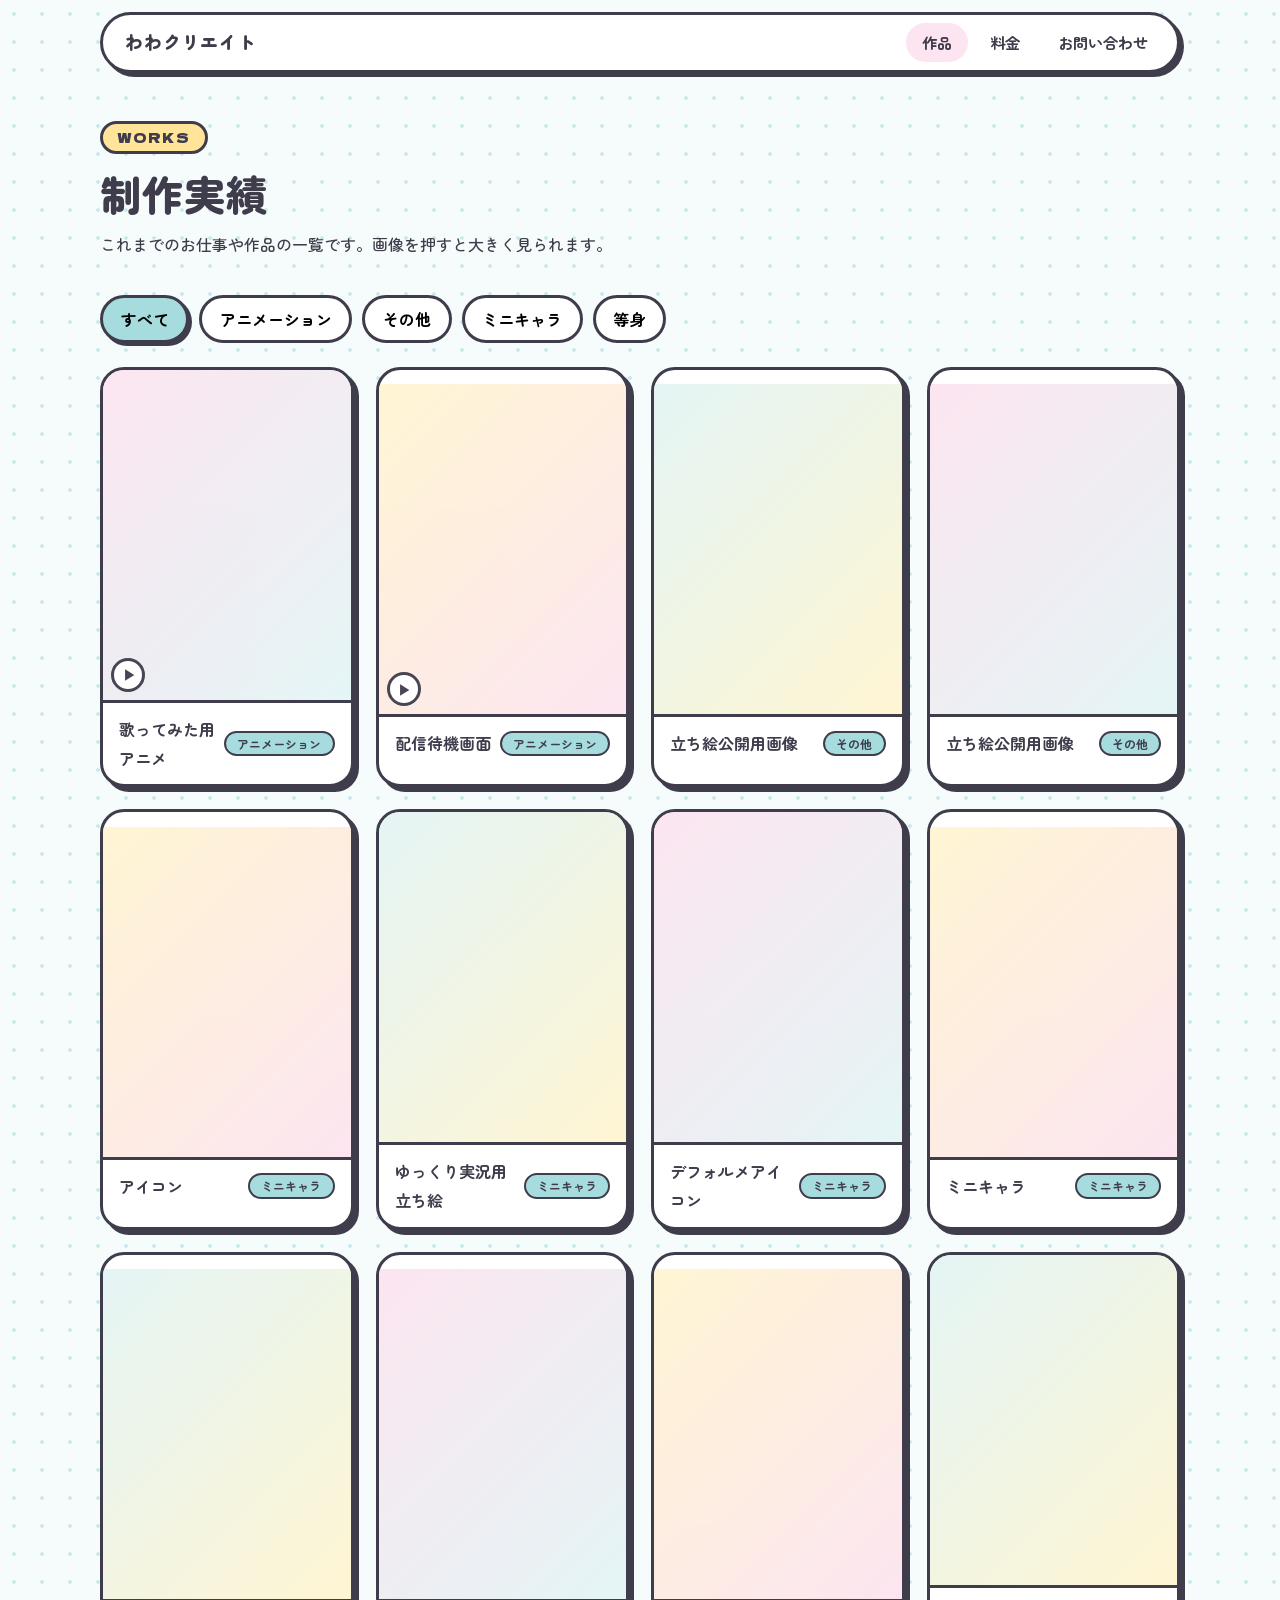
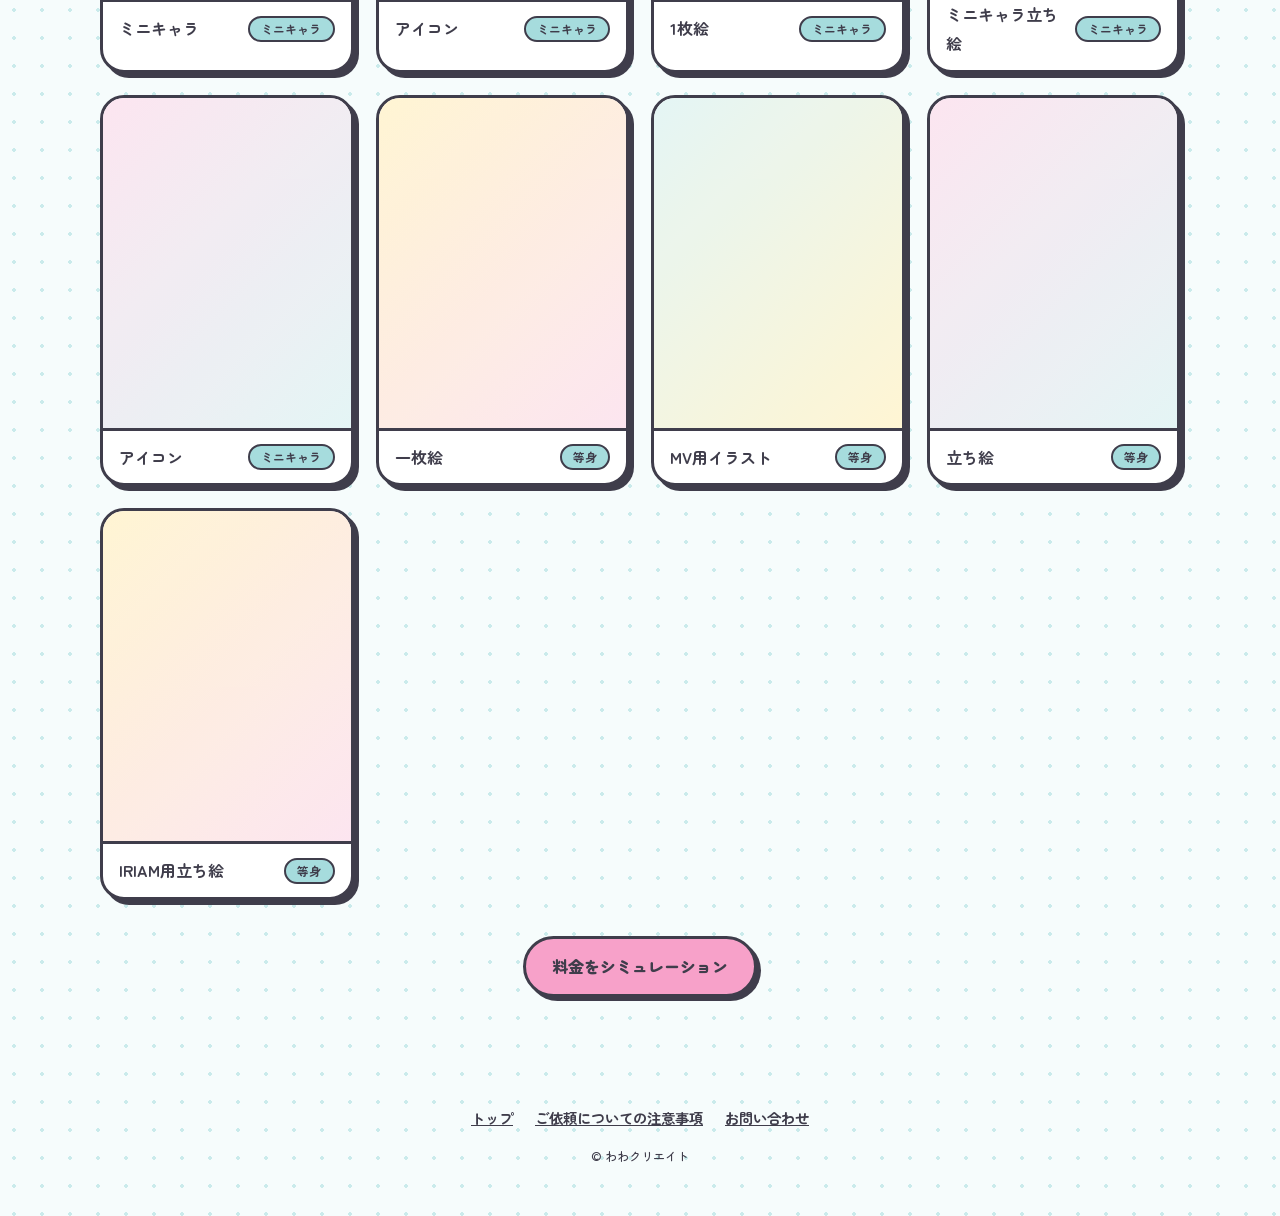
<file: works.html>
<!DOCTYPE html>
<html lang="ja">
<head>
<meta charset="UTF-8">
<meta name="viewport" content="width=device-width, initial-scale=1">
<title>制作実績 | イラスト・Live2Dのご依頼</title>
<meta name="description" content="これまでの制作実績の一覧です。">
<link rel="preconnect" href="https://fonts.googleapis.com">
<link rel="preconnect" href="https://fonts.gstatic.com" crossorigin>
<link href="https://fonts.googleapis.com/css2?family=Dela+Gothic+One&family=Zen+Maru+Gothic:wght@500;700;900&display=swap" rel="stylesheet">
<link rel="stylesheet" href="style.css">
</head>
<body>

<header>
  <nav>
    <a class="logo" href="index.html" data-sitename>SITE NAME</a>
    <ul>
      <li><a href="works.html" aria-current="page">作品</a></li>
      <li><a href="index.html#price">料金</a></li>
      <li><a href="index.html#contact">お問い合わせ</a></li>
    </ul>
  </nav>
</header>

<main id="top">
  <div class="page-head">
    <div class="wrap">
      <span class="eyebrow">WORKS</span>
      <h1>制作実績</h1>
      <p class="lead">これまでのお仕事や作品の一覧です。画像を押すと大きく見られます。</p>
    </div>
  </div>

  <!-- YouTube（実績ページの上）。使うときは、この枠のコメント記号（最初の行の先頭と、最後の行）を消します
  <section class="yt-sec" style="padding-top:8px;padding-bottom:0">
    <div class="wrap"><div class="card yt" data-youtube></div></div>
  </section>
  -->

  <section style="padding-top:8px">
    <div class="wrap">
      <div class="filters" id="filters" role="group" aria-label="作品の絞り込み"></div>
      <div class="grid" id="worksGrid"></div>
      <div class="more"><a class="btn pink" href="index.html#price">料金をシミュレーション</a></div>
    </div>
  </section>
</main>

<footer>
  <div class="wrap">
    <p class="flinks"><a href="index.html">トップ</a><button type="button" class="linkbtn" data-open="notesDialog" aria-haspopup="dialog">ご依頼についての注意事項</button><a href="index.html#contact">お問い合わせ</a></p>
    <small>&copy; <span data-sitename>SITE NAME</span></small>
  </div>
</footer>

<dialog id="notesDialog" class="notes-dialog" aria-labelledby="notesTitle">
  <div class="nd-head">
    <h2 id="notesTitle">ご依頼についての注意事項</h2>
    <button type="button" class="btn white nd-close" data-close>閉じる</button>
  </div>
  <div class="nd-body">
    
    <div class="card note-card" style="margin-top:0">
        <h2>ご依頼の流れ</h2>
        <ol>
          <li>【お問い合わせ】フォーム、メール、X（旧Twitter）のいずれかでご連絡ください。</li>
          <li>【確認】ご希望の内容を確認して、正式なお見積もり、納期をご案内します。</li>
          <li>【お支払い】原則先払い、銀行振込です。その他の方法や分割等も内容により対応可能。お気軽にご相談ください。</li>
          <li>【制作開始】入金確認後制作を開始いたします。</li>
          <li>【ラフ】ラフをご確認いただき、修正があればお伝えください。</li>
          <li>【清書】清書をご確認いただき、修正があれば修正し、納品。</li>
        </ol>
      </div>

      <div class="card note-card">
        <h2>料金について</h2>
        <ul>
          <li>表示している金額は、すべて税込です。</li>
          <li>すべて商用利用込みの料金です。</li>
          <li>かんたん見積もりは概算です。正式なお見積もりは内容確認後改めてご案内します。</li>
          <li>「〜」が付いている項目は最低金額です。内容によって変わります。</li>
        </ul>
      </div>

      <div class="card note-card">
        <h2>納期について</h2>
        <ul>
          <li>通常の納期：内容によりますが、ご依頼から納品まで通常1か月程頂いております。</li>
          <li>現在の受付状況は、トップページの「<a href="index.html#schedule">現在のスケジュール</a>」をご覧ください。</li>
          <li>短納期オプションはスケジュールによってはお受けできない場合があります。お急ぎの場合はあらかじめお伝えください。</li>
        </ul>
      </div>

      <div class="card note-card">
        <h2>修正について</h2>
        <ul>
          <li>無料の修正は、ラフの段階で2回までです。</li>
          <li>3回目以降は、500円〜の追加料金をいただきます。内容によって金額は異なります。</li>
          <li>完成後の修正は、軽微なもので1回のみ無料です。大幅な変更や2回目以降の修正は、同じく500円〜の追加料金をいただきます。</li>
        </ul>
      </div>

      <div class="card note-card">
        <h2>利用範囲・著作権について</h2>
        <ul>
          <li>商用利用に含まれる範囲：収益化している活動での使用、将来的な収益化を目指す活動での使用、グッズの販売を含みます。</li>
          <li>法人でのご利用：個人の方と同じ料金・範囲です。商用利用の範囲以外での使用用途をご希望の場合は事前にご相談ください（別料金となる場合があります）</li>
          <li>著作権の扱い：著作権は譲渡しません。著作権の譲渡をご希望の場合は、別途ご相談ください（別料金となります）</li>
          <li>禁止事項：イラストの二次配布、自作発言、AIへの学習・読み込みはお断りしています。</li>
          <li>実績掲載：完成したイラストは制作実績としてこのサイトやSNSに掲載することがあります。掲載を控えたい場合は追加オプションとなります（5,000円）</li>
        </ul>
      </div>

      <div class="card note-card">
        <h2>キャンセル・返金について</h2>
        <ul>
          <li>制作が始まってからのキャンセルは、<strong class="em-u">原則お受けしていません。</strong></li>
          <li>もしご希望される場合は、ラフ提出前→全額返金、ラフ提出後以降→返金不可・進行度合いによってはキャンセル料をいただくことがあります。</li>
        </ul>
      </div>

      <div class="card note-card">
        <h2>お預かりする情報について</h2>
        <ul>
          <li>お問い合わせでお預かりする個人情報・ご相談内容は、ご連絡と制作以外の用途で一切使用致しません。</li>
          <li>お問い合わせフォームの内容は、外部のフォーム受付サービスを通して受け取っています。</li>
        </ul>
      </div>

      <div class="card note-card">
        <h2>お受けできないご依頼</h2>
        <ul>
          <li>政治、宗教に関するご依頼</li>
          <li>公式のガイドラインで、有償でのご依頼が認められていない二次創作</li>
          <li>他者を攻撃する内容のご依頼</li>
          <li>判断に迷うご依頼は、事前にご相談ください。</li>
        </ul>
      </div>

      <div class="card note-card">
        <h2>Live2Dについて</h2>
        <ul>
          <li>準備中です。YoutubeやXに進捗をアップしていきますのでよければご確認ください！</li>
        </ul>
      </div>
    <div class="more"><button type="button" class="btn pink" data-close>閉じて戻る</button></div>
  </div>
</dialog>

<dialog id="lightbox" class="lb" aria-label="拡大表示">
  <div class="lb-media" id="lbMedia"></div>
  <div class="lb-info">
    <p class="lb-title" id="lbTitle"></p>
    <span class="tag" id="lbTag"></span>
    <p class="lb-desc" id="lbDesc"></p>
    <div class="lb-actions" id="lbActions"></div>
  </div>
  <button class="btn" type="button" id="lightboxClose">閉じる</button>
</dialog>

<noscript><p style="text-align:center;padding:24px">作品を表示するには、JavaScriptを有効にしてください。</p></noscript>

<script src="config.js"></script>
<script src="common.js"></script>
</body>
</html>
</file>
<file: style.css>
:root{
  --bg:#F6FCFC; --ink:#3F3D4B; --card:#fff;
  --pink:#F7A1C9; --pink-soft:#FCE4F0;
  --blue:#3C9CA0; --blue-soft:#E3F5F5;
  --yellow:#FFE49A; --yellow-soft:#FFF5D1;
  --mint:#A6DCDD; --lav:#BFAFDB;
  --radius:28px;
}
*{box-sizing:border-box;margin:0}
html{scroll-behavior:smooth}
body{
  font-family:"Zen Maru Gothic","Hiragino Maru Gothic ProN","Yu Gothic",sans-serif;
  background:var(--bg);
  background-image:radial-gradient(rgba(166,220,221,.55) 2px,transparent 2px);
  background-size:28px 28px;
  color:var(--ink);line-height:1.8;font-weight:500;-webkit-font-smoothing:antialiased;
}
a{color:inherit}
.wrap{width:min(1080px,100% - 32px);margin-inline:auto}
section{padding:72px 0}

/* ボタン */
.btn{
  display:inline-flex;align-items:center;justify-content:center;gap:.4em;
  padding:.8rem 1.6rem;border:3px solid var(--ink);border-radius:999px;
  background:var(--yellow);color:var(--ink);font:inherit;font-weight:900;text-decoration:none;cursor:pointer;
  box-shadow:4px 4px 0 var(--ink);transition:transform .12s,box-shadow .12s;
}
.btn:hover{transform:translate(2px,2px);box-shadow:2px 2px 0 var(--ink)}
.btn:active{transform:translate(4px,4px);box-shadow:0 0 0 var(--ink)}
.btn.pink{background:var(--pink)}
.btn.white{background:#fff}
:focus-visible{outline:3px solid var(--blue);outline-offset:3px}

/* ナビ */
header{position:sticky;top:12px;z-index:20;padding:0 16px}
nav{
  width:min(1080px,100%);margin:12px auto 0;display:flex;align-items:center;justify-content:space-between;gap:12px;
  background:#fff;border:3px solid var(--ink);border-radius:999px;padding:.5rem .8rem .5rem 1.4rem;box-shadow:4px 4px 0 var(--ink);
}
.logo{font-weight:900;font-size:1.1rem;text-decoration:none;letter-spacing:.04em}
nav ul{list-style:none;padding:0;display:flex;gap:6px}
nav ul a{display:block;padding:.35rem 1rem;border-radius:999px;text-decoration:none;font-weight:700;font-size:.95rem}
nav ul a:hover{background:var(--pink-soft)}
@media(max-width:560px){nav ul a{padding:.35rem .6rem;font-size:.85rem}.logo{font-size:.95rem}}

/* ヒーロー */
.hero{--dim:.65;padding:120px 0 72px;min-height:560px;display:flex;align-items:center;position:relative;overflow:hidden;background:var(--ink);color:#fff;border-radius:0 0 48px 48px;margin-top:-78px}
.hero-media{position:absolute;inset:0;z-index:0}
.hero-media img,.hero-media video{position:absolute;inset:0;width:100%;height:100%;object-fit:cover;object-position:var(--pos,center);filter:blur(var(--blur,0px))}
.hero-dim{position:absolute;inset:0;z-index:1;background:rgba(63,61,75,var(--dim))}
.hero.has-media .blob{display:none}
@media(max-width:700px){.hero-media img,.hero-media video{object-position:var(--pos-m,var(--pos,center))}}
.hero .wrap{position:relative;z-index:2}
.badge{display:inline-block;padding:.2rem 1rem;border:3px solid var(--ink);border-radius:999px;background:var(--lav);font-weight:900;font-size:.9rem;transform:rotate(-2deg)}
.hero h1{font-size:clamp(2rem,6.5vw,3.8rem);line-height:1.3;font-weight:900;margin:18px 0 14px}
.hero h1,.hero p{text-shadow:0 2px 14px rgba(30,28,40,.45)}
.hero h1 mark{background:var(--yellow);color:var(--ink);padding:0 .25em;border-radius:12px;text-shadow:none}
.hero .badge{border-color:#fff}
.hero .btn{border-color:#fff;box-shadow:4px 4px 0 rgba(255,255,255,.35)}
.hero .btn:hover{box-shadow:2px 2px 0 rgba(255,255,255,.35)}
.hero .btn:active{box-shadow:0 0 0 transparent}
.hero p{max-width:34em;margin-bottom:26px}
.hero .cta{display:flex;flex-wrap:wrap;gap:14px}
.blob{position:absolute;border:3px solid var(--ink);border-radius:50%;z-index:1}
.b1{width:200px;height:200px;background:var(--pink);right:6%;top:30px}
.b2{width:110px;height:110px;background:var(--yellow);right:24%;bottom:10px}
.b3{width:70px;height:70px;background:var(--mint);right:3%;bottom:40px}
@media(max-width:700px){.b1{width:120px;height:120px;right:-20px;top:10px}.b2{right:30%;width:70px;height:70px}}

/* 見出し */
.eyebrow{display:inline-block;padding:.1rem .9rem;border:3px solid var(--ink);border-radius:999px;background:var(--yellow);font-weight:900;font-size:.85rem;letter-spacing:.1em}
h2{font-size:clamp(1.6rem,4.5vw,2.3rem);font-weight:900;margin:10px 0 8px;line-height:1.4}
.lead{margin-bottom:28px}

/* カード */
.card{background:var(--card);border:3px solid var(--ink);border-radius:var(--radius);box-shadow:6px 6px 0 var(--ink);padding:28px}

/* 実績 */
.filters{display:flex;flex-wrap:wrap;gap:10px;margin-bottom:24px}
.filters button{
  font:inherit;font-weight:700;padding:.4rem 1.1rem;border:3px solid var(--ink);border-radius:999px;background:#fff;cursor:pointer;
}
.filters button[aria-pressed="true"]{background:var(--mint);box-shadow:3px 3px 0 var(--ink)}
.grid{display:grid;grid-template-columns:repeat(auto-fill,minmax(210px,1fr));gap:22px}
.work{border:3px solid var(--ink);border-radius:24px;overflow:hidden;background:#fff;box-shadow:5px 5px 0 var(--ink);cursor:default;padding:0;font:inherit;text-align:left;color:inherit;width:100%}
.work.clickable{cursor:zoom-in}
.thumb{aspect-ratio:3/4;display:grid;place-items:center;background:linear-gradient(135deg,var(--pink-soft),var(--blue-soft));font-weight:900;letter-spacing:.12em;opacity:.95}
.work:nth-child(3n+2) .thumb{background:linear-gradient(135deg,var(--yellow-soft),var(--pink-soft))}
.work:nth-child(3n) .thumb{background:linear-gradient(135deg,var(--blue-soft),var(--yellow-soft))}
.thumb img{width:100%;height:100%;object-fit:cover;display:block}
.meta{padding:12px 16px;border-top:3px solid var(--ink);display:flex;justify-content:space-between;gap:8px;align-items:center;font-weight:700}
.tag{font-size:.75rem;padding:0 .7rem;border:2px solid var(--ink);border-radius:999px;background:var(--mint);white-space:nowrap}
dialog{border:3px solid var(--ink);border-radius:24px;padding:12px;max-width:min(92vw,760px);background:#fff;box-shadow:6px 6px 0 var(--ink)}
dialog{margin:auto;color:var(--ink)}
dialog::backdrop{background:rgba(63,61,75,.55)}
dialog img{max-width:100%;max-height:78vh;display:block;border-radius:14px;margin:0 auto}
dialog .btn{margin-top:12px;width:100%}

/* 見積もり */
.est{display:grid;grid-template-columns:1fr 360px;gap:28px;align-items:start}
@media(max-width:900px){.est{grid-template-columns:1fr}}
.group{margin-top:26px}
.card > .group:first-child{margin-top:0}
.group[hidden]{display:none}
.group h3{font-size:1.05rem;margin-bottom:10px;display:flex;align-items:center;gap:10px}
.num{display:inline-grid;place-items:center;width:30px;height:30px;border-radius:50%;background:var(--yellow);border:3px solid var(--ink);font-size:.9rem;font-weight:900}
.chips{display:flex;flex-wrap:wrap;gap:10px}
.chip{position:relative}
.chip input{position:absolute;opacity:0;pointer-events:none}
.chip span{display:inline-flex;flex-direction:column;padding:.5rem 1rem;border:3px solid var(--ink);border-radius:18px;background:#fff;cursor:pointer;line-height:1.4;font-weight:700;transition:.12s}
.chip small{font-size:.75rem;font-weight:500;opacity:.8}
.chip input:checked+span{background:var(--mint);box-shadow:3px 3px 0 var(--ink);transform:translate(-1px,-1px)}
.chip input:focus-visible+span{outline:3px solid var(--blue);outline-offset:2px}
.stepper{display:flex;align-items:center;gap:10px;margin-top:10px;flex-wrap:wrap}
.stepper button{width:36px;height:36px;border-radius:50%;border:3px solid var(--ink);background:#fff;font:inherit;font-weight:900;cursor:pointer;line-height:1}
.stepper output{min-width:1.6em;text-align:center;font-weight:900}
.stepper small{opacity:.8}
.disc{margin-top:18px;padding:12px 16px;border:3px dashed var(--ink);border-radius:20px;background:var(--yellow-soft)}
.disc label{display:flex;gap:10px;align-items:center;font-weight:700;cursor:pointer}
.disc input{width:20px;height:20px;accent-color:var(--blue)}

.summary{position:sticky;top:96px;background:var(--blue-soft)}
.summary h3{font-size:1.1rem;margin-bottom:8px}
.lines{list-style:none;padding:0;margin:0 0 12px}
.lines li{display:flex;justify-content:space-between;gap:12px;padding:.4rem 0;border-bottom:2px dotted rgba(63,61,75,.35);font-weight:700}
.lines li span:last-child{white-space:nowrap}
.lines li.minus span:last-child{color:#c2255c}
.empty{opacity:.75}
.total{display:flex;justify-content:space-between;align-items:baseline;gap:10px;margin:10px 0 4px}
.total b{font-size:2rem;font-weight:900;line-height:1.2}
.total span{font-weight:700}
.note{font-size:.82rem;opacity:.85;margin:8px 0 16px}
.summary .btn{width:100%}

.mbar{display:none}
@media(max-width:900px){
  .summary{position:static}
  .mbar{
    display:flex;align-items:center;justify-content:space-between;gap:12px;position:fixed;left:12px;right:12px;bottom:12px;z-index:30;
    background:#fff;border:3px solid var(--ink);border-radius:999px;padding:.4rem .5rem .4rem 1.2rem;box-shadow:4px 4px 0 var(--ink);
    visibility:hidden;opacity:0;transform:translateY(24px);transition:opacity .2s,transform .2s,visibility 0s .2s;
  }
  .mbar.show{visibility:visible;opacity:1;transform:none;transition:opacity .2s,transform .2s}
  @media(prefers-reduced-motion:reduce){.mbar,.mbar.show{transition:none}}
  .mbar b{font-size:1.2rem;font-weight:900}
  .mbar .btn{padding:.5rem 1.1rem;box-shadow:2px 2px 0 var(--ink)}
  #price{padding-bottom:150px}
}

/* フォーム */
form{display:grid;gap:18px}
label.f{display:grid;gap:6px;font-weight:700}
label.f small{font-weight:500;opacity:.8}
input[type=text],input[type=email],textarea{
  font:inherit;color:inherit;width:100%;padding:.7rem 1rem;border:3px solid var(--ink);border-radius:18px;background:#fff;
}
textarea{min-height:130px;resize:vertical}
textarea[readonly]{background:var(--blue-soft);min-height:110px}
.status{font-weight:700;padding:.6rem 1rem;border-radius:16px;border:3px solid var(--ink);display:none}
.status.show{display:block}
.status.ok{background:var(--mint)}
.status.warn{background:var(--yellow-soft)}
footer{padding:36px 0 48px;text-align:center;font-size:.9rem}
.pills{display:flex;flex-wrap:wrap;gap:8px;margin-top:14px}
.pills span{padding:.15rem .9rem;border:3px solid var(--ink);border-radius:999px;background:#fff;font-weight:700;font-size:.85rem}

/* ---- 追加ページ・共通パーツ ---- */
nav ul a[aria-current="page"]{background:var(--pink-soft)}
.page-head{padding:48px 0 0}
.page-head h1{font-size:clamp(1.8rem,5vw,2.6rem);font-weight:900;margin:10px 0 8px;line-height:1.4}
.more{text-align:center;margin-top:36px}
.notice-link{display:inline-flex;align-items:center;gap:.5em;margin:0 0 24px;padding:.45rem 1.2rem;border:3px solid var(--ink);border-radius:999px;background:var(--yellow-soft);font-weight:700;text-decoration:none;font-size:.92rem}
.notice-link:hover{background:var(--yellow)}
.contact-links{display:flex;flex-wrap:wrap;gap:12px;margin:0 0 24px}
.pill{display:inline-flex;align-items:center;gap:.5em;padding:.5rem 1.3rem;border:3px solid var(--ink);border-radius:999px;background:#fff;font-weight:700;text-decoration:none;box-shadow:3px 3px 0 var(--ink);overflow-wrap:anywhere}
a.pill:hover{background:var(--pink-soft)}
.pill small{font-weight:500;color:#6A6A74;font-size:.82rem}
.pill.off{background:#f0f0f3;color:#6A6A74;box-shadow:none;border-style:dashed}
.note-card{margin-top:24px}
.note-card h2{font-size:1.25rem;margin:0 0 10px}
.note-card p{margin:.4em 0}
.note-card ul,.note-card ol{padding-left:1.4em}
.note-card li{margin:.3em 0}
.todo{background:var(--yellow);border-radius:8px;padding:0 .4em;font-weight:700}
.draft{padding:.7rem 1.1rem;border:3px dashed var(--ink);border-radius:18px;background:var(--yellow-soft);font-weight:700;margin:20px 0 0}
.flinks{display:flex;flex-wrap:wrap;justify-content:center;gap:8px 22px;margin-bottom:12px}
.flinks a{font-weight:700}

/* ---- 注意事項ポップアップ ---- */
.notice-link{font:inherit;font-weight:700;font-size:.92rem;cursor:pointer;text-align:left;color:var(--ink)}
.linkbtn{font:inherit;font-weight:700;background:none;border:0;padding:0;text-decoration:underline;cursor:pointer;color:inherit}
.notes-dialog{width:min(760px,calc(100% - 24px));max-height:88vh;max-height:88dvh;padding:0;border-radius:28px;overflow:hidden}
.notes-dialog[open]{display:flex;flex-direction:column}
.nd-head{display:flex;align-items:center;justify-content:space-between;gap:12px;padding:14px 18px 14px 24px;border-bottom:3px solid var(--ink);background:var(--yellow-soft)}
.nd-head h2{font-size:1.1rem;margin:0;line-height:1.4}
.nd-close{padding:.4rem 1.1rem;box-shadow:3px 3px 0 var(--ink);white-space:nowrap}
.nd-body{overflow:auto;padding:8px 22px 28px;overscroll-behavior:contain}
.nd-body .note-card{box-shadow:4px 4px 0 var(--ink);padding:22px}
.nd-body .draft{margin:16px 0 20px}
.notes-dialog .btn{width:auto;margin-top:0}
html.no-scroll{overflow:hidden}

/* ---- フォームの選択（個人・法人） ---- */
fieldset.f-set{border:0;padding:0;margin:0;min-width:0}
fieldset.f-set legend{font-weight:700;padding:0;margin-bottom:8px}

/* ---- 連絡先（プロフィール） ---- */
.profile{margin-top:28px;display:flex;gap:24px;align-items:center;flex-wrap:wrap;background:var(--blue-soft)}
.p-icon{width:104px;height:104px;border-radius:50%;border:3px solid var(--ink);background:var(--lav);flex:none;overflow:hidden;display:grid;place-items:center;font-size:2.2rem;font-weight:900;box-shadow:4px 4px 0 var(--ink)}
.p-icon img{width:100%;height:100%;object-fit:cover;display:block}
.p-body{flex:1;min-width:220px}
.p-name{font-size:1.3rem;font-weight:900;line-height:1.4;margin:0}
.p-bio{margin:2px 0 10px}
.p-links{list-style:none;padding:0;display:grid;gap:8px}
.p-links li{display:flex;align-items:center;gap:12px;flex-wrap:wrap}
.p-tag{display:inline-block;min-width:4.6em;text-align:center;padding:0 .8rem;border:2px solid var(--ink);border-radius:999px;background:#fff;font-size:.8rem;font-weight:900;letter-spacing:.06em}
.p-links a{font-weight:700;overflow-wrap:anywhere}
.p-links .off{color:#6A6A74}
@media(max-width:520px){.profile{justify-content:center;text-align:center}.p-links li{justify-content:center}}

/* ---- 共通：hidden を確実に隠す ---- */
[hidden]{display:none !important}

/* ---- 量産依頼（左右にスライド） ---- */
.car-nav{display:flex;gap:10px;justify-content:flex-end;margin:0 0 12px}
.car-btn{width:46px;height:46px;border-radius:50%;border:3px solid var(--ink);background:#fff;color:var(--ink);cursor:pointer;display:grid;place-items:center;box-shadow:3px 3px 0 var(--ink);transition:transform .12s,box-shadow .12s}
.car-btn:hover:not(:disabled){background:var(--pink-soft)}
.car-btn:active:not(:disabled){transform:translate(3px,3px);box-shadow:0 0 0 var(--ink)}
.car-btn:disabled{opacity:.35;cursor:default;box-shadow:none}
.car-track{display:flex;gap:22px;overflow-x:auto;scroll-snap-type:x mandatory;scroll-padding-left:4px;padding:4px 10px 20px 4px;margin:0 -4px;scrollbar-width:none;-webkit-overflow-scrolling:touch;overscroll-behavior-x:contain}
.car-track::-webkit-scrollbar{display:none}
.bcard:first-child{margin-left:auto}
.bcard:last-child{margin-right:auto}
.bcard{flex:0 0 min(300px,78%);scroll-snap-align:start;border:3px solid var(--ink);border-radius:24px;background:#fff;box-shadow:5px 5px 0 var(--ink);overflow:hidden;display:flex;flex-direction:column}
.thumb-btn{border:0;padding:0;background:none;cursor:zoom-in;display:block;width:100%;font:inherit;color:inherit}
.bcard .thumb{aspect-ratio:4/3;border-bottom:3px solid var(--ink)}
.bcard-body{padding:14px 16px 18px;display:flex;flex-direction:column;gap:8px;flex:1}
.bcard-title{font-size:1.05rem;font-weight:900;line-height:1.5;margin:0}
.bcard-desc{font-size:.92rem;margin:0;flex:1}
.bcard .btn{align-self:flex-start;margin-top:4px;white-space:nowrap;max-width:100%}
.bcard .btn.off{font-size:.85rem;padding:.6rem 1.1rem}
.btn.off{background:#f0f0f3;color:#6A6A74;box-shadow:none;border-style:dashed;cursor:default}
.btn.off:hover{transform:none;box-shadow:none}

/* ---- 拡大表示（作品・量産依頼） ---- */
.lb{width:min(760px,calc(100% - 24px));max-height:92vh;max-height:92dvh;padding:14px;overflow:auto}
.lb-media img{display:block;max-width:100%;max-height:60vh;margin:0 auto;border-radius:14px}
.lb-ph{aspect-ratio:4/3;display:grid;place-items:center;border-radius:14px;background:linear-gradient(135deg,var(--pink-soft),var(--blue-soft));font-weight:900;letter-spacing:.12em}
.lb-info{padding:12px 6px 0}
.lb-title{font-weight:900;font-size:1.15rem;line-height:1.5;margin:0 0 4px}
.lb-desc{margin:8px 0 0}
.lb-actions{display:flex;gap:10px;flex-wrap:wrap;margin-top:12px}
.lb-actions .btn{margin-top:0;width:auto}
.lb > .btn{margin-top:14px;width:100%}

/* ---- メール欄の注記 ---- */
.p-note{flex-basis:100%;font-size:.78rem;font-weight:500;color:#6A6A74}

/* ---- キャンペーン ---- */
.hero-camp{margin:0 0 22px}
.camp-pill{display:inline-flex;padding:.3rem 1.1rem;border:3px solid #fff;border-radius:999px;background:var(--yellow);color:var(--ink);font-weight:900;text-decoration:none;font-size:.95rem;line-height:1.6}
.camp-pill:hover{background:#fff}
.camp-banner{display:flex;gap:14px 18px;align-items:center;flex-wrap:wrap;margin:0 0 22px;padding:16px 20px;border:3px solid var(--ink);border-radius:var(--radius);background:var(--pink-soft);box-shadow:5px 5px 0 var(--ink)}
.camp-ribbon{padding:.2rem 1rem;border:3px solid var(--ink);border-radius:999px;background:var(--yellow);font-weight:900;font-size:.9rem;white-space:nowrap;transform:rotate(-2deg)}
.camp-body{flex:1;min-width:230px}
.camp-title{font-weight:900;font-size:1.15rem;line-height:1.5;margin:0}
.camp-text{margin:2px 0 0;font-size:.92rem}
.camp-note{display:block;margin:6px 0 0;font-size:.82rem;font-weight:500;color:#6A6A74}

/* ---- 見積もりのコピー ---- */
.summary .btn + .btn{margin-top:10px}
.copy-msg{display:block;font-size:.82rem;font-weight:700;min-height:1.3em;margin:8px 0 0}

/* ---- 人数の選択 ---- */
.h-sub{margin-left:.7em;font-size:.8rem;font-weight:700;opacity:.7}
.fig-cat{margin-top:16px}
.fig-cat h4{font-size:1rem;font-weight:900;margin:0 0 2px}
.fig-cat h4 small{margin-left:.7em;font-size:.8rem;font-weight:500;opacity:.75}
.grp-head{display:flex;align-items:center;justify-content:space-between;gap:10px;flex-wrap:wrap}
.grp-head h3{margin:0}
.clear-btn{padding:.35rem 1rem;border:3px solid var(--ink);border-radius:999px;background:#fff;font:inherit;font-size:.85rem;font-weight:900;color:var(--ink);cursor:pointer}
.clear-btn:hover{background:var(--yellow-soft,#fff6cf)}
.cwrap{position:relative}
.cchip{display:block;width:100%;text-align:left;padding:0;border:0;background:none;font:inherit;color:inherit;cursor:pointer}
.cchip span{display:inline-flex;flex-direction:column;padding:.5rem 2.6rem .5rem 1rem;border:3px solid var(--ink);border-radius:18px;background:#fff;line-height:1.4;font-weight:700;transition:.12s;min-width:7.5em}
.cchip small{font-size:.75rem;font-weight:500;opacity:.8}
.cchip.on span{background:var(--mint);box-shadow:3px 3px 0 var(--ink);transform:translate(-1px,-1px)}
.cchip:focus-visible span{outline:3px solid var(--blue);outline-offset:2px}
.cchip{width:auto}
.cnt{position:absolute;right:8px;top:50%;transform:translateY(-50%);min-width:28px;height:28px;padding:0 6px;border:3px solid var(--ink);border-radius:999px;background:var(--pink);color:var(--ink);font:inherit;font-size:.85rem;font-weight:900;line-height:1;cursor:pointer;display:inline-flex;align-items:center;justify-content:center}
.cnt[hidden]{display:none !important}
.fig-cat .chips{margin-top:8px}
.fig-cat .disc{margin-top:12px}

/* ---- XやメールのDM用のコピー ---- */

/* ---- 強調する部分は、ポップで太めの文字に ---- */
:root{--display:"Dela Gothic One","Zen Maru Gothic",sans-serif} /* 強調用のフォント（1文字しか太さがないので、weightは400）。ここを変えると強調部分だけ変わります */
.camp-title,.camp-ribbon,.camp-pill,.total b,.eyebrow{font-family:var(--display);font-weight:400}
.camp-title{font-size:1.05rem;line-height:1.6;letter-spacing:.02em}
.camp-ribbon{font-size:.85rem}
.camp-pill{font-size:.85rem}
.camp-text{font-weight:700}
.camp-note{font-weight:700}
.total b{font-size:1.55rem}
.soon{margin:6px 0 0;padding:.6rem 1rem;border:3px dashed rgba(63,61,75,.4);border-radius:14px;font-weight:700;color:#6A6A74}
.opt-hint{margin:0 0 4px}

/* ---- 見積もりまわりの余白を、少し詰める ---- */
#price{padding-top:56px}
#price .lead{margin-bottom:16px}
.camp-banner{margin:0 0 14px}
.notice-link{margin:0 0 16px}

nav ul a{white-space:nowrap}
.logo{min-width:0}

.tabs{display:flex;gap:10px;flex-wrap:wrap;margin:0 0 18px}
.tab{padding:.55rem 1.3rem;border:3px solid var(--ink);border-radius:999px;background:#fff;font:inherit;font-weight:900;color:var(--ink);cursor:pointer;transition:.12s}
.tab[aria-selected="true"]{background:var(--mint);box-shadow:3px 3px 0 var(--ink);transform:translate(-1px,-1px)}
.tab:focus-visible{outline:3px solid var(--blue);outline-offset:2px}
.p-copy{margin-top:14px;display:flex;flex-direction:column;align-items:flex-start;gap:6px}
.p-copy .btn{padding:.55rem 1.2rem;font-size:.92rem}
.p-copy small{font-weight:700;font-size:.82rem}

/* ---- キャンペーンの見出し：改行と色 ---- */
.nb{display:block;white-space:nowrap}
.camp-pill{flex-direction:column;align-items:center;text-align:center;border-radius:22px;line-height:1.55;padding:.4rem 1.2rem}
.camp-title{color:#C8202B}
.camp-title .nb + .nb{margin-top:2px}

/* ---- YouTube ---- */
.yt-sec{padding:24px 0}
.yt{display:flex;gap:24px;align-items:center;flex-wrap:wrap;margin:0}
.yt-text{flex:1;min-width:240px}
.yt-text h2{font-size:clamp(1.3rem,4vw,1.8rem);margin:8px 0 6px}
.yt-text p{margin:0 0 14px}
.yt-player{position:relative;flex:0 1 380px;width:100%;max-width:380px;aspect-ratio:16/9;border:3px solid var(--ink);border-radius:18px;overflow:hidden;background:#2b2a33}
.yt-player.short{flex:0 1 200px;max-width:200px;aspect-ratio:9/16}
.yt-player iframe{position:absolute;inset:0;width:100%;height:100%;border:0}
.yt-player.ph{display:flex;align-items:center;justify-content:center;border-style:dashed;background:var(--lav);color:var(--ink);font-weight:900;letter-spacing:.1em}
.yt .btn.off{cursor:default}
@media(max-width:700px){.yt-player,.yt-player.short{flex-basis:auto;margin:0 auto}}

/* ---- トップの札：中央に置いて、斜めに ---- */
.hero-camp{display:flex;justify-content:center}
.camp-pill{transform:rotate(-2deg);color:#C8202B}
.camp-pill:hover{transform:rotate(-2deg) translateY(-1px)}

/* ---- トップの札だけ：黄色の地のまま、文字の赤を明るく ---- */
.camp-pill{color:#E0312B}

/* ---- 画像の保存をしにくくする（長押し・ドラッグ・選択）。完全には防げません ---- */
img,video{-webkit-touch-callout:none;-webkit-user-select:none;user-select:none;-webkit-user-drag:none}

/* ---- 現在のスケジュール（横並びの表） ---- */
.sch-sec{padding-top:24px}
.sch-wrap{max-width:720px}
.sch{width:100%;border-collapse:separate;border-spacing:0;border:3px solid var(--ink);border-radius:20px;overflow:hidden;background:#fff;box-shadow:4px 4px 0 var(--ink);table-layout:fixed}
.sch th,.sch td{text-align:center;padding:10px 4px;font-weight:900;line-height:1.3}
.sch thead th{background:var(--yellow-soft);border-bottom:3px solid var(--ink)}
.sch th small{display:block;font-size:.7rem;font-weight:700;opacity:.7;min-height:1em}
.sch th + th,.sch td{border-left:2px dotted rgba(63,61,75,.35)}
.sch .sch-k{width:3.6em;font-size:.8rem;background:var(--yellow-soft);border-left:0}
.sch tbody .sch-k{background:#fff}
.sch td{padding:14px 4px}
.sch-s{display:inline-flex;align-items:center;justify-content:center;width:2.6rem;height:2.6rem;border:3px solid var(--ink);border-radius:50%;font-size:1.3rem;font-weight:900;line-height:1}
.sch-s.mini{width:1.9rem;height:1.9rem;font-size:.95rem;border-width:2px;flex:none}
.s-a{background:var(--mint)}
.s-b{background:var(--lav)}
.s-c{background:var(--yellow)}
.s-d{background:#e4e4ea;color:#6A6A74}
.sch-legend{list-style:none;padding:0;margin:14px 0 0;display:flex;flex-wrap:wrap;gap:8px 18px}
.sch-legend li{display:flex;align-items:center;gap:8px;font-weight:700;font-size:.9rem}
.sch-memo{list-style:none;padding:0;margin:10px 0 0;font-size:.85rem;font-weight:700}
.sr{position:absolute;width:1px;height:1px;overflow:hidden;clip:rect(0 0 0 0);white-space:nowrap}
@media(max-width:480px){.sch th,.sch td{padding-left:1px;padding-right:1px}.sch-s{width:2.2rem;height:2.2rem;font-size:1.1rem}.sch .sch-k{width:2.9em;font-size:.7rem}.sch-legend{display:grid;grid-template-columns:1fr 1fr}}

/* スケジュールを、白い枠（見積もりと同じカード）で囲む */
.sch-wrap{max-width:720px}
.sch{border:2px solid rgba(63,61,75,.35);box-shadow:none;border-radius:16px}
.sch thead th{border-bottom:2px solid rgba(63,61,75,.35)}
.sch-legend{margin-top:16px}
@media(max-width:480px){.sch-wrap{padding:20px 16px}.sch-legend{display:grid;grid-template-columns:1fr;gap:8px}}

/* 強調（太字＋下線） */
.em-u{font-weight:900;text-decoration:underline;text-decoration-thickness:3px;text-underline-offset:4px;text-decoration-color:var(--pink)}

/* トップの札：左寄せ（斜めはそのまま） */
.hero-camp{justify-content:flex-start}
.camp-pill{align-items:flex-start;text-align:left;transform-origin:left center}

/* トップの札：斜めなし・文字を大きく ／ 「ご依頼」の背景は、丸と同じ青緑に */
.camp-pill{transform:none;font-size:1.1rem;padding:.5rem 1.3rem;line-height:1.6}
.camp-pill:hover{transform:none}
.hero h1 mark{background:var(--mint)}

/* ---- 折りたたみ（カテゴリごと） ---- */
.fold{margin-top:12px;border:3px solid var(--ink);border-radius:20px;background:#fff;overflow:hidden}
.fold>summary{list-style:none;cursor:pointer;display:flex;align-items:center;gap:10px;padding:12px 16px;font-weight:900;line-height:1.4}
.fold>summary::-webkit-details-marker{display:none}
.fold>summary::after{content:"";flex:none;width:10px;height:10px;margin:0 4px 4px 4px;border-right:3px solid var(--ink);border-bottom:3px solid var(--ink);transform:rotate(45deg);transition:transform .15s}
.fold[open]>summary::after{transform:rotate(-135deg);margin-bottom:-2px}
.fold[open]>summary{background:var(--yellow-soft);border-bottom:3px solid var(--ink)}
.fold>summary:focus-visible{outline:3px solid var(--blue);outline-offset:-3px}
.fold-t{flex:1}
.fold-t small{margin-left:.7em;font-size:.8rem;font-weight:500;opacity:.75}
.fc{flex:none;min-width:26px;height:26px;padding:0 6px;border:3px solid var(--ink);border-radius:999px;background:var(--pink);font-style:normal;font-size:.8rem;font-weight:900;line-height:20px;text-align:center}
.fc[hidden]{display:none !important}
.fold-body{padding:14px 16px 16px}
.fold-body .chips{margin-top:0}
.fold-body .disc{margin-top:12px}
.fold .num{flex:none}
.perk{margin:8px 0 0;padding-left:1.4em;font-weight:700}
.soon-chip span{display:inline-flex;flex-direction:column;padding:.5rem 1rem;border:3px dashed rgba(63,61,75,.45);border-radius:18px;background:#f0f0f3;color:#6A6A74;line-height:1.4;font-weight:700}
.soon-chip small{font-size:.75rem;font-weight:500}
.menu-link{margin:6px 0 0;font-weight:700}
.total.first{margin-top:0;font-size:.95rem}
.total.first b{font-size:1.15rem}

/* ---- v14 見やすさ調整 ---- */
.fold{margin-top:16px}
.fold-body{padding:16px 16px 18px}
.fold>summary{cursor:pointer}
.fold>summary:hover{background:var(--yellow-soft)}
.fold-t{font-weight:900;font-size:1.05rem;text-decoration:underline;text-decoration-thickness:2px;text-underline-offset:5px;text-decoration-color:var(--pink)}
.fold-t small{font-weight:500;font-size:.8rem;opacity:1;color:#7A7885;text-decoration:none;display:inline-block}
.cchip small,.chip small{color:#7A7885;opacity:1}
.cchip.on small{color:#4a4856}
.soon-chip .cchip{cursor:not-allowed}
.soon-chip .cchip span{border:3px dashed rgba(63,61,75,.4);background:#f4f4f6;color:#8a8a94;box-shadow:none;transform:none}
.soon-chip small{color:#9a9aa4}
.sub-desc{color:#6A6A74;font-weight:500;font-size:.92rem;margin:0}
.perk{color:var(--ink)}
.opt-head{margin:26px 0 0;padding-top:20px;border-top:3px dashed rgba(63,61,75,.35)}
.opt-head h3{margin:0;font-size:1.1rem}
.opt-head+.fold{margin-top:12px}
.chips{gap:12px}

/* ---- 実績：2枚目以降（丸い矢印） ---- */
.lb-stage{position:relative}
.lb-arrow{position:absolute;top:50%;transform:translateY(-50%);width:44px;height:44px;border-radius:50%;border:3px solid var(--ink);background:#fff;color:var(--ink);font:900 1.6rem/1 var(--display,inherit);padding:0 0 4px;cursor:pointer;box-shadow:2px 2px 0 var(--ink);display:grid;place-items:center}
.lb-arrow:hover{background:var(--yellow)}
.lb-arrow:focus-visible{outline:3px solid var(--blue);outline-offset:2px}
.lb-arrow.prev{left:8px}.lb-arrow.next{right:8px}
.lb-count{position:absolute;right:10px;bottom:10px;padding:2px 10px;border:2px solid var(--ink);border-radius:999px;background:#fff;font-size:.8rem;font-weight:900}
.thumb{position:relative}
.thumb .multi{position:absolute;right:8px;top:8px;padding:1px 9px;border:2px solid var(--ink);border-radius:999px;background:#fff;font-size:.75rem;font-weight:900;letter-spacing:0}

/* ---- 実績：動画 ---- */
.thumb video{width:100%;height:100%;object-fit:cover;display:block;pointer-events:none}
.thumb .play{position:absolute;left:8px;bottom:8px;width:34px;height:34px;border:3px solid var(--ink);border-radius:50%;background:#fff;display:grid;place-items:center;font-size:.8rem;padding-left:2px;letter-spacing:0}
.lb-media video{display:block;max-width:100%;max-height:60vh;margin:0 auto;border-radius:14px;background:#000}
.lb-stage video{width:100%}
.lb-stage .lb-arrow{top:42%}
.lb-stage:has(video) .lb-count{top:10px;bottom:auto}

/* desc の中の \n で改行できるように */
.lb-desc,.bcard-desc{white-space:pre-line}

/* ---- Skeb案内 ---- */
.skeb{margin:0 0 18px;background:var(--yellow-soft)}
.skeb[hidden]{display:none}
.skeb-t{margin:0;font-weight:900}
.skeb-d{margin:4px 0 0;color:#6A6A74}
.skeb .btn{margin-top:12px;width:auto}

/* ---- 一覧の画像・動画：切り取らず、枠の中に全体を収める（上下などに、すき間ができます） ---- */
.thumb img,.thumb video{object-fit:contain;object-position:center}
/* 画像の元の大きさに、枠が引っぱられないようにする（枠の大きさは、いつも同じ） */
.thumb{overflow:hidden}
.thumb img,.thumb video{position:absolute;inset:0;width:100%;height:100%}

/* ---- 狭いスマホ（iPhone mini など）：ロゴを折り返さず、1行に収める ---- */
.logo{white-space:nowrap}
@media(max-width:400px){
  nav{padding-left:16px;padding-right:12px;gap:6px}
  .logo{font-size:.88rem;letter-spacing:0}
  nav ul{gap:0}
  nav ul a{padding:.35rem .5rem;font-size:.8rem}
}
</file>
